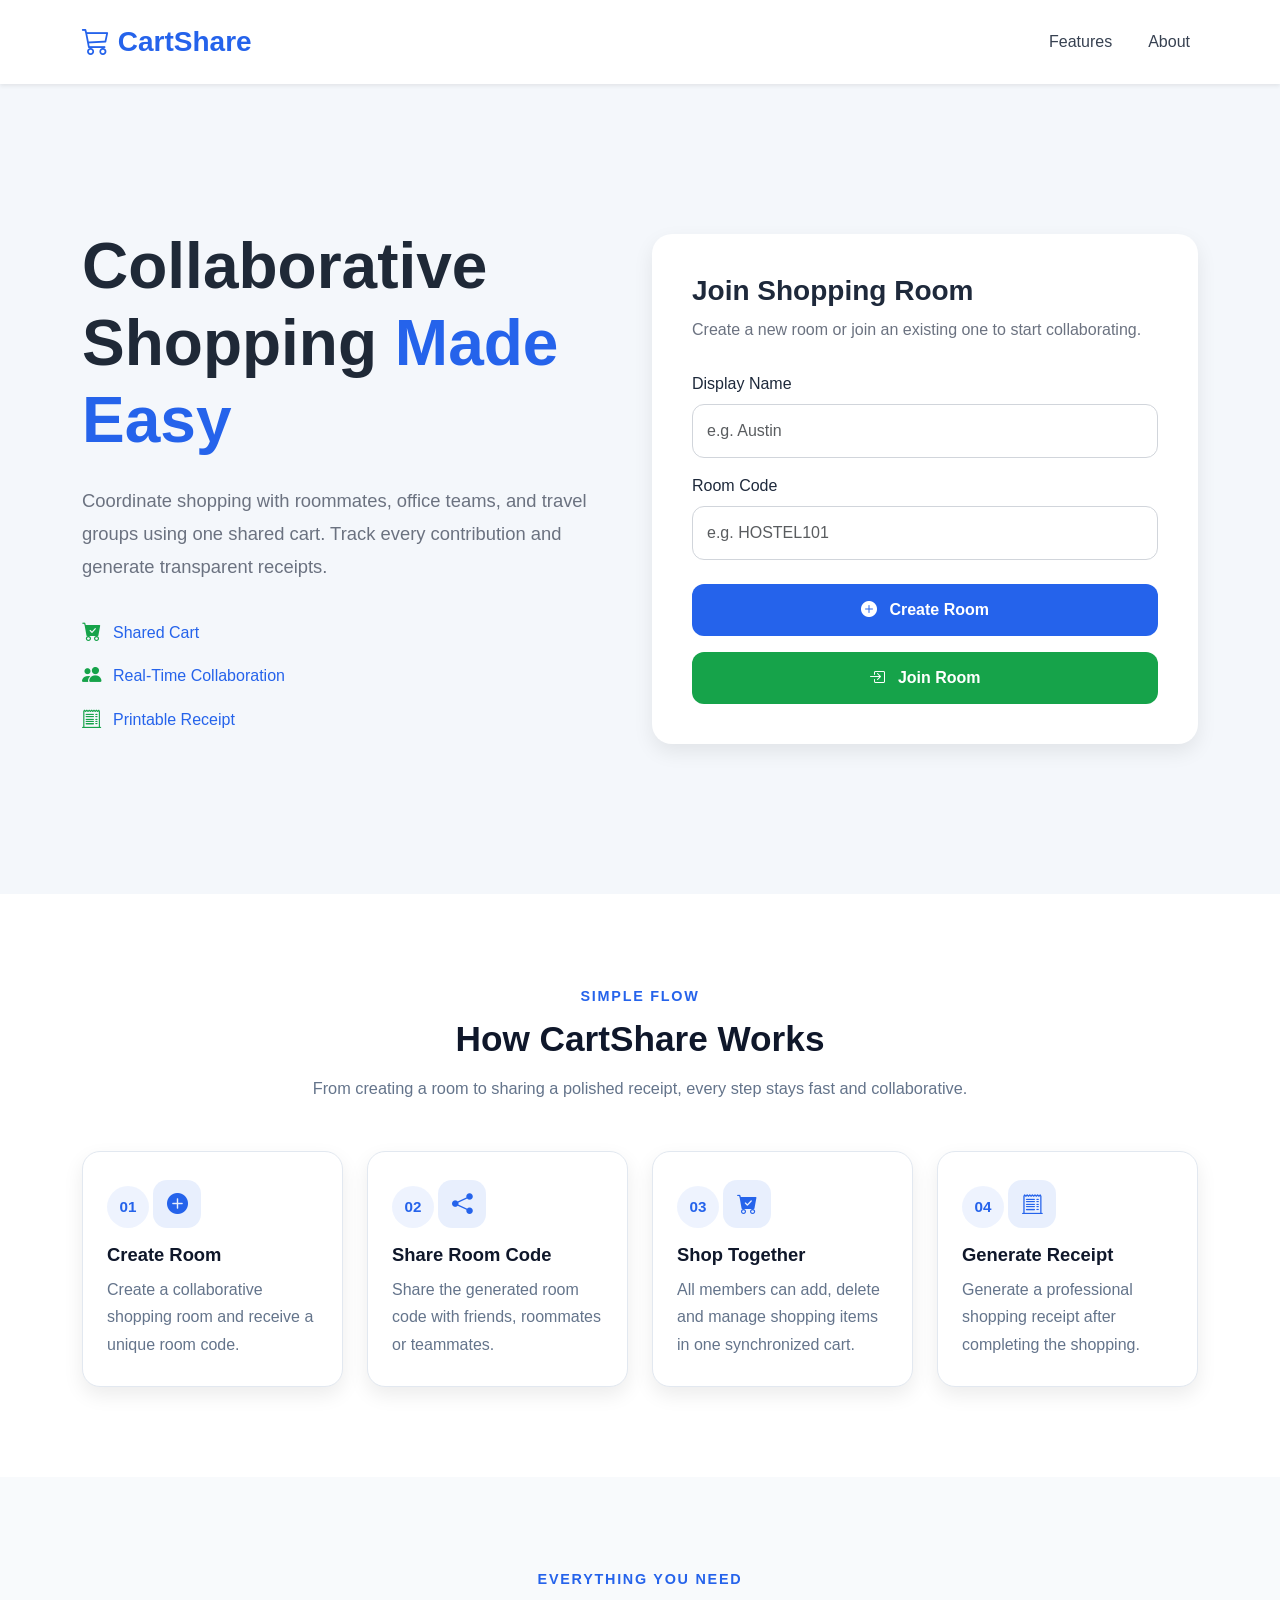
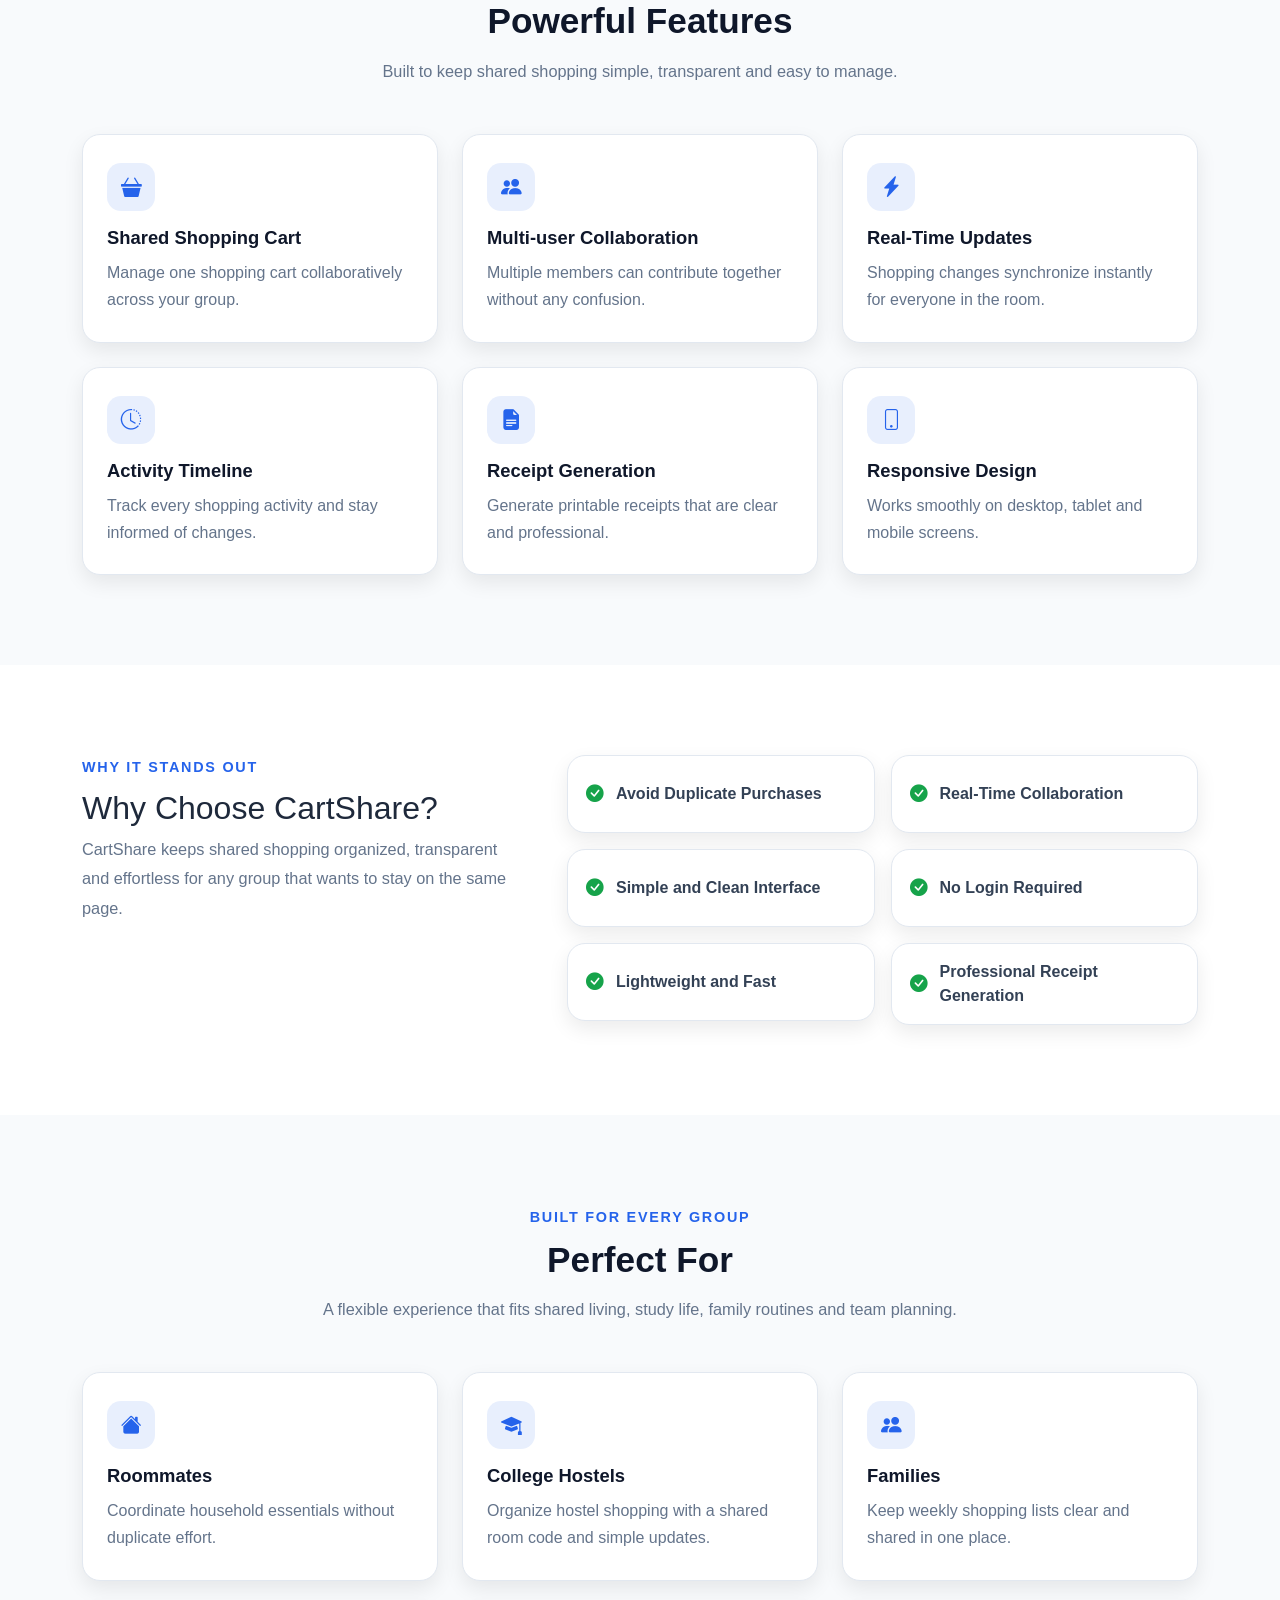
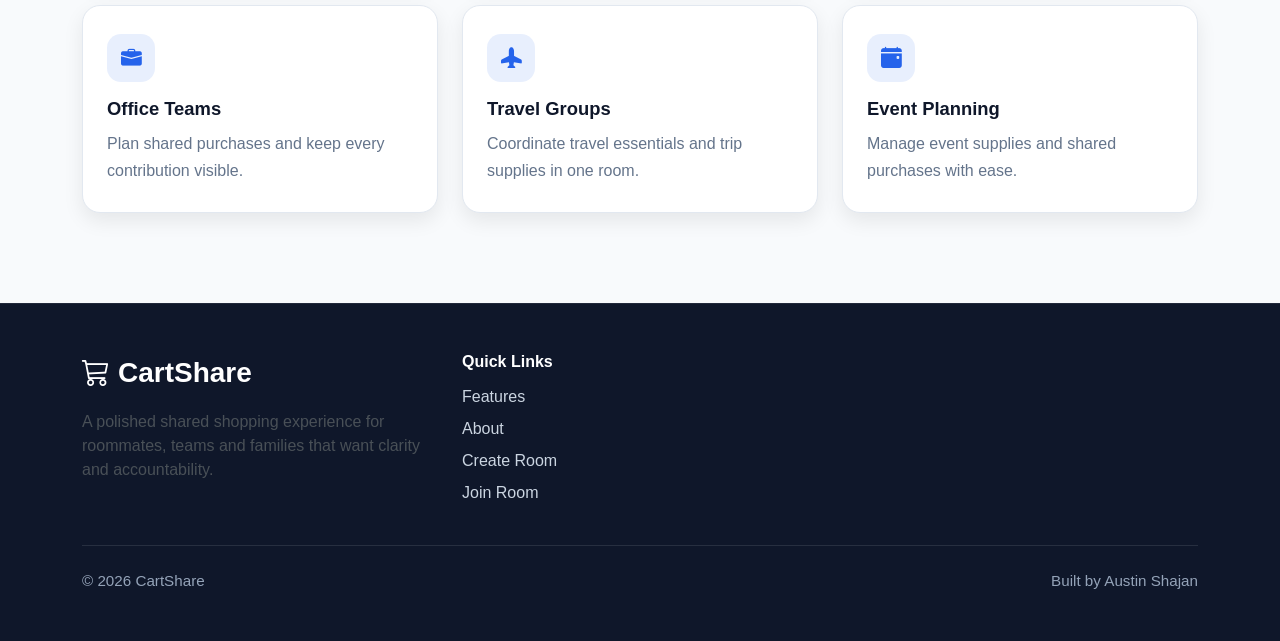
<file: index.html>
<!DOCTYPE html>
<html lang="en">

<head>
    <!-- Basic Meta Tags -->
    <meta charset="UTF-8">
    <meta name="viewport" content="width=device-width, initial-scale=1.0">

    <title>CartShare | Collaborative Shopping</title>

    <!-- Google Font - Poppins -->
    <link href="https://fonts.googleapis.com/css2?family=Poppins:wght@300;400;500;600;700&display=swap" rel="stylesheet">

    <!-- Bootstrap CSS -->
    <link href="https://cdn.jsdelivr.net/npm/bootstrap@5.3.8/dist/css/bootstrap.min.css" rel="stylesheet" integrity="sha384-sRIl4kxILFvY47J16cr9ZwB07vP4J8+LH7qKQnuqkuIAvNWLzeN8tE5YBujZqJLB" crossorigin="anonymous">

    <!-- Bootstrap Icons -->
    <link rel="stylesheet" href="https://cdn.jsdelivr.net/npm/bootstrap-icons@1.13.1/font/bootstrap-icons.min.css" integrity="sha384-CK2SzKma4jA5H/MXDUU7i1TqZlCFaD4T01vtyDFvPlD97JQyS+IsSh1nI2EFbpyk" crossorigin="anonymous">

    <link rel="icon" type="image/svg+xml" href="assets/images/icons/logo/favicon.svg">

    <!-- Custom CSS -->
    <link rel="stylesheet" href="css/style.css">
</head>

<body>

<header>
    <nav class="navbar navbar-expand-lg navbar-light bg-white shadow-sm py-3">
        <div class="container">

            <!-- Logo -->
            <a class="navbar-brand fw-bold fs-3 text-primary" href="#">
                <i class="bi bi-cart3"></i> CartShare
            </a>

            <!-- Mobile Toggle -->
            <button class="navbar-toggler" type="button" aria-label="Toggle navigation"
                data-bs-toggle="collapse"
                data-bs-target="#navbarNav">

                <span class="navbar-toggler-icon"></span>
            </button>

            <!-- Navigation Links -->
            <div class="collapse navbar-collapse justify-content-end" id="navbarNav">

                <ul class="navbar-nav">

                    <li class="nav-item">
                        <a class="nav-link" href="#">Features</a>
                    </li>

                    <li class="nav-item">
                        <a class="nav-link" href="#">About</a>
                    </li>

                </ul>

            </div>

        </div>
    </nav>
</header>

<main>

    <!-- Hero Section Starts -->
    <section class="hero-section">

        <div class="container">

            <div class="row align-items-center">

                <!-- Left Content -->
                <div class="col-lg-6 hero-content">

                    <h1>
                        Collaborative Shopping
                        <span>Made Easy</span>
                    </h1>

                    <p>
                        Coordinate shopping with roommates, office teams,
                        and travel groups using one shared cart.
                        Track every contribution and generate transparent receipts.
                    </p>
                    <div class="hero-features">

    <div class="feature-item">
        <i class="bi bi-cart-check-fill"></i>
        <span>Shared Cart</span>
    </div>

    <div class="feature-item">
        <i class="bi bi-people-fill"></i>
        <span>Real-Time Collaboration</span>
    </div>

    <div class="feature-item">
        <i class="bi bi-receipt-cutoff"></i>
        <span>Printable Receipt</span>
    </div>  

</div>

                </div>

                <!-- Right Content -->



               <div class="col-lg-6 hero-image">

    <div class="join-card">

        <h3>Join Shopping Room</h3>

        <p>
            Create a new room or join an existing one to start collaborating.
        </p>

        <form>

            <div class="mb-3">

                <label class="form-label" for="displayName">
                    Display Name
                </label>

                <input
                    type="text"
                    id="displayName"
                    class="form-control"
                    placeholder="e.g. Austin">

            </div>

            <div class="mb-4">

                <label class="form-label" for="roomCode">
                    Room Code
                </label>

                <input
                    type="text"
                    id="roomCode"
                    class="form-control"
                    placeholder="e.g. HOSTEL101">

            </div>

            <button
                type="button"
                id="createRoomBtn"
                class="btn create-room-btn w-100">

                <i class="bi bi-plus-circle-fill"></i>
                Create Room

            </button>

            <button
                type="button"
                id="joinRoomBtn"
                class="btn join-room-btn w-100 mt-3">

                <i class="bi bi-box-arrow-in-right"></i>
                Join Room

            </button>

        </form>

    </div>

</div>






            </div>
        </div>

    </section>
    <!-- Hero Section Ends -->

    <!-- How CartShare Works Section Starts -->
    <section class="landing-section section-light">
        <div class="container">
            <div class="section-heading text-center">
                <span class="section-eyebrow">Simple flow</span>
                <h2>How CartShare Works</h2>
                <p>From creating a room to sharing a polished receipt, every step stays fast and collaborative.</p>
            </div>

            <div class="row g-4">
                <div class="col-lg-3 col-md-6">
                    <div class="process-card h-100">
                        <div class="step-badge">01</div>
                        <div class="process-icon"><i class="bi bi-plus-circle-fill"></i></div>
                        <h3>Create Room</h3>
                        <p>Create a collaborative shopping room and receive a unique room code.</p>
                    </div>
                </div>

                <div class="col-lg-3 col-md-6">
                    <div class="process-card h-100">
                        <div class="step-badge">02</div>
                        <div class="process-icon"><i class="bi bi-share-fill"></i></div>
                        <h3>Share Room Code</h3>
                        <p>Share the generated room code with friends, roommates or teammates.</p>
                    </div>
                </div>

                <div class="col-lg-3 col-md-6">
                    <div class="process-card h-100">
                        <div class="step-badge">03</div>
                        <div class="process-icon"><i class="bi bi-cart-check-fill"></i></div>
                        <h3>Shop Together</h3>
                        <p>All members can add, delete and manage shopping items in one synchronized cart.</p>
                    </div>
                </div>

                <div class="col-lg-3 col-md-6">
                    <div class="process-card h-100">
                        <div class="step-badge">04</div>
                        <div class="process-icon"><i class="bi bi-receipt-cutoff"></i></div>
                        <h3>Generate Receipt</h3>
                        <p>Generate a professional shopping receipt after completing the shopping.</p>
                    </div>
                </div>
            </div>
        </div>
    </section>
    <!-- How CartShare Works Section Ends -->

    <!-- Features Section Starts -->
    <section class="landing-section section-muted">
        <div class="container">
            <div class="section-heading text-center">
                <span class="section-eyebrow">Everything you need</span>
                <h2>Powerful Features</h2>
                <p>Built to keep shared shopping simple, transparent and easy to manage.</p>
            </div>

            <div class="row g-4">
                <div class="col-md-6 col-lg-4">
                    <div class="feature-card h-100">
                        <div class="feature-icon"><i class="bi bi-basket3-fill"></i></div>
                        <h3>Shared Shopping Cart</h3>
                        <p>Manage one shopping cart collaboratively across your group.</p>
                    </div>
                </div>

                <div class="col-md-6 col-lg-4">
                    <div class="feature-card h-100">
                        <div class="feature-icon"><i class="bi bi-people-fill"></i></div>
                        <h3>Multi-user Collaboration</h3>
                        <p>Multiple members can contribute together without any confusion.</p>
                    </div>
                </div>

                <div class="col-md-6 col-lg-4">
                    <div class="feature-card h-100">
                        <div class="feature-icon"><i class="bi bi-lightning-charge-fill"></i></div>
                        <h3>Real-Time Updates</h3>
                        <p>Shopping changes synchronize instantly for everyone in the room.</p>
                    </div>
                </div>

                <div class="col-md-6 col-lg-4">
                    <div class="feature-card h-100">
                        <div class="feature-icon"><i class="bi bi-clock-history"></i></div>
                        <h3>Activity Timeline</h3>
                        <p>Track every shopping activity and stay informed of changes.</p>
                    </div>
                </div>

                <div class="col-md-6 col-lg-4">
                    <div class="feature-card h-100">
                        <div class="feature-icon"><i class="bi bi-file-earmark-text-fill"></i></div>
                        <h3>Receipt Generation</h3>
                        <p>Generate printable receipts that are clear and professional.</p>
                    </div>
                </div>

                <div class="col-md-6 col-lg-4">
                    <div class="feature-card h-100">
                        <div class="feature-icon"><i class="bi bi-phone"></i></div>
                        <h3>Responsive Design</h3>
                        <p>Works smoothly on desktop, tablet and mobile screens.</p>
                    </div>
                </div>
            </div>
        </div>
    </section>
    <!-- Features Section Ends -->

    <!-- Why Choose CartShare Section Starts -->
    <section class="landing-section section-light">
        <div class="container">
            <div class="row g-5 align-items-start">
                <div class="col-lg-5">
                    <span class="section-eyebrow">Why it stands out</span>
                    <h2>Why Choose CartShare?</h2>
                    <p class="section-copy">CartShare keeps shared shopping organized, transparent and effortless for any group that wants to stay on the same page.</p>
                </div>

                <div class="col-lg-7">
                    <div class="row g-3">
                        <div class="col-sm-6">
                            <div class="benefit-card">
                                <i class="bi bi-check-circle-fill"></i>
                                <span>Avoid Duplicate Purchases</span>
                            </div>
                        </div>
                        <div class="col-sm-6">
                            <div class="benefit-card">
                                <i class="bi bi-check-circle-fill"></i>
                                <span>Real-Time Collaboration</span>
                            </div>
                        </div>
                        <div class="col-sm-6">
                            <div class="benefit-card">
                                <i class="bi bi-check-circle-fill"></i>
                                <span>Simple and Clean Interface</span>
                            </div>
                        </div>
                        <div class="col-sm-6">
                            <div class="benefit-card">
                                <i class="bi bi-check-circle-fill"></i>
                                <span>No Login Required</span>
                            </div>
                        </div>
                        <div class="col-sm-6">
                            <div class="benefit-card">
                                <i class="bi bi-check-circle-fill"></i>
                                <span>Lightweight and Fast</span>
                            </div>
                        </div>
                        <div class="col-sm-6">
                            <div class="benefit-card">
                                <i class="bi bi-check-circle-fill"></i>
                                <span>Professional Receipt Generation</span>
                            </div>
                        </div>
                    </div>
                </div>
            </div>
        </div>
    </section>
    <!-- Why Choose CartShare Section Ends -->

    <!-- Perfect For Section Starts -->
    <section class="landing-section section-muted">
        <div class="container">
            <div class="section-heading text-center">
                <span class="section-eyebrow">Built for every group</span>
                <h2>Perfect For</h2>
                <p>A flexible experience that fits shared living, study life, family routines and team planning.</p>
            </div>

            <div class="row g-4">
                <div class="col-md-6 col-lg-4">
                    <div class="audience-card h-100">
                        <div class="feature-icon"><i class="bi bi-house-fill"></i></div>
                        <h3>Roommates</h3>
                        <p>Coordinate household essentials without duplicate effort.</p>
                    </div>
                </div>
                <div class="col-md-6 col-lg-4">
                    <div class="audience-card h-100">
                        <div class="feature-icon"><i class="bi bi-mortarboard-fill"></i></div>
                        <h3>College Hostels</h3>
                        <p>Organize hostel shopping with a shared room code and simple updates.</p>
                    </div>
                </div>
                <div class="col-md-6 col-lg-4">
                    <div class="audience-card h-100">
                        <div class="feature-icon"><i class="bi bi-people-fill"></i></div>
                        <h3>Families</h3>
                        <p>Keep weekly shopping lists clear and shared in one place.</p>
                    </div>
                </div>
                <div class="col-md-6 col-lg-4">
                    <div class="audience-card h-100">
                        <div class="feature-icon"><i class="bi bi-briefcase-fill"></i></div>
                        <h3>Office Teams</h3>
                        <p>Plan shared purchases and keep every contribution visible.</p>
                    </div>
                </div>
                <div class="col-md-6 col-lg-4">
                    <div class="audience-card h-100">
                        <div class="feature-icon"><i class="bi bi-airplane-fill"></i></div>
                        <h3>Travel Groups</h3>
                        <p>Coordinate travel essentials and trip supplies in one room.</p>
                    </div>
                </div>
                <div class="col-md-6 col-lg-4">
                    <div class="audience-card h-100">
                        <div class="feature-icon"><i class="bi bi-calendar-event-fill"></i></div>
                        <h3>Event Planning</h3>
                        <p>Manage event supplies and shared purchases with ease.</p>
                    </div>
                </div>
            </div>
        </div>
    </section>
    <!-- Perfect For Section Ends -->

</main>

<footer class="site-footer py-5">
    <div class="container">
        <div class="row g-4 align-items-start">
            <div class="col-lg-4">
                <a class="navbar-brand fw-bold fs-3 text-primary d-inline-flex align-items-center gap-2" href="#">
                    <i class="bi bi-cart3"></i> CartShare
                </a>
                <p class="mt-3 mb-0 text-light-emphasis">A polished shared shopping experience for roommates, teams and families that want clarity and accountability.</p>
            </div>

            <div class="col-lg-2 col-md-4">
                <h3 class="footer-title">Quick Links</h3>
                <ul class="list-unstyled footer-links">
                    <li><a href="#">Features</a></li>
                    <li><a href="#">About</a></li>
                    <li><a href="#">Create Room</a></li>
                    <li><a href="#">Join Room</a></li>
                </ul>
            </div>

        </div>

        <div class="footer-bottom mt-4 pt-4">
            <span>© 2026 CartShare</span>
            <span>Built by Austin Shajan</span>
        </div>
    </div>
</footer>

    <!-- Bootstrap JS -->
    <script src="https://cdn.jsdelivr.net/npm/bootstrap@5.3.8/dist/js/bootstrap.bundle.min.js" integrity="sha384-FKyoEForCGlyvwx9Hj09JcYn3nv7wiPVlz7YYwJrWVcXK/BmnVDxM+D2scQbITxI" crossorigin="anonymous"></script>

    <!-- Custom JS -->
    <script src="js/app.js"></script>

</body>

</html>
</file>
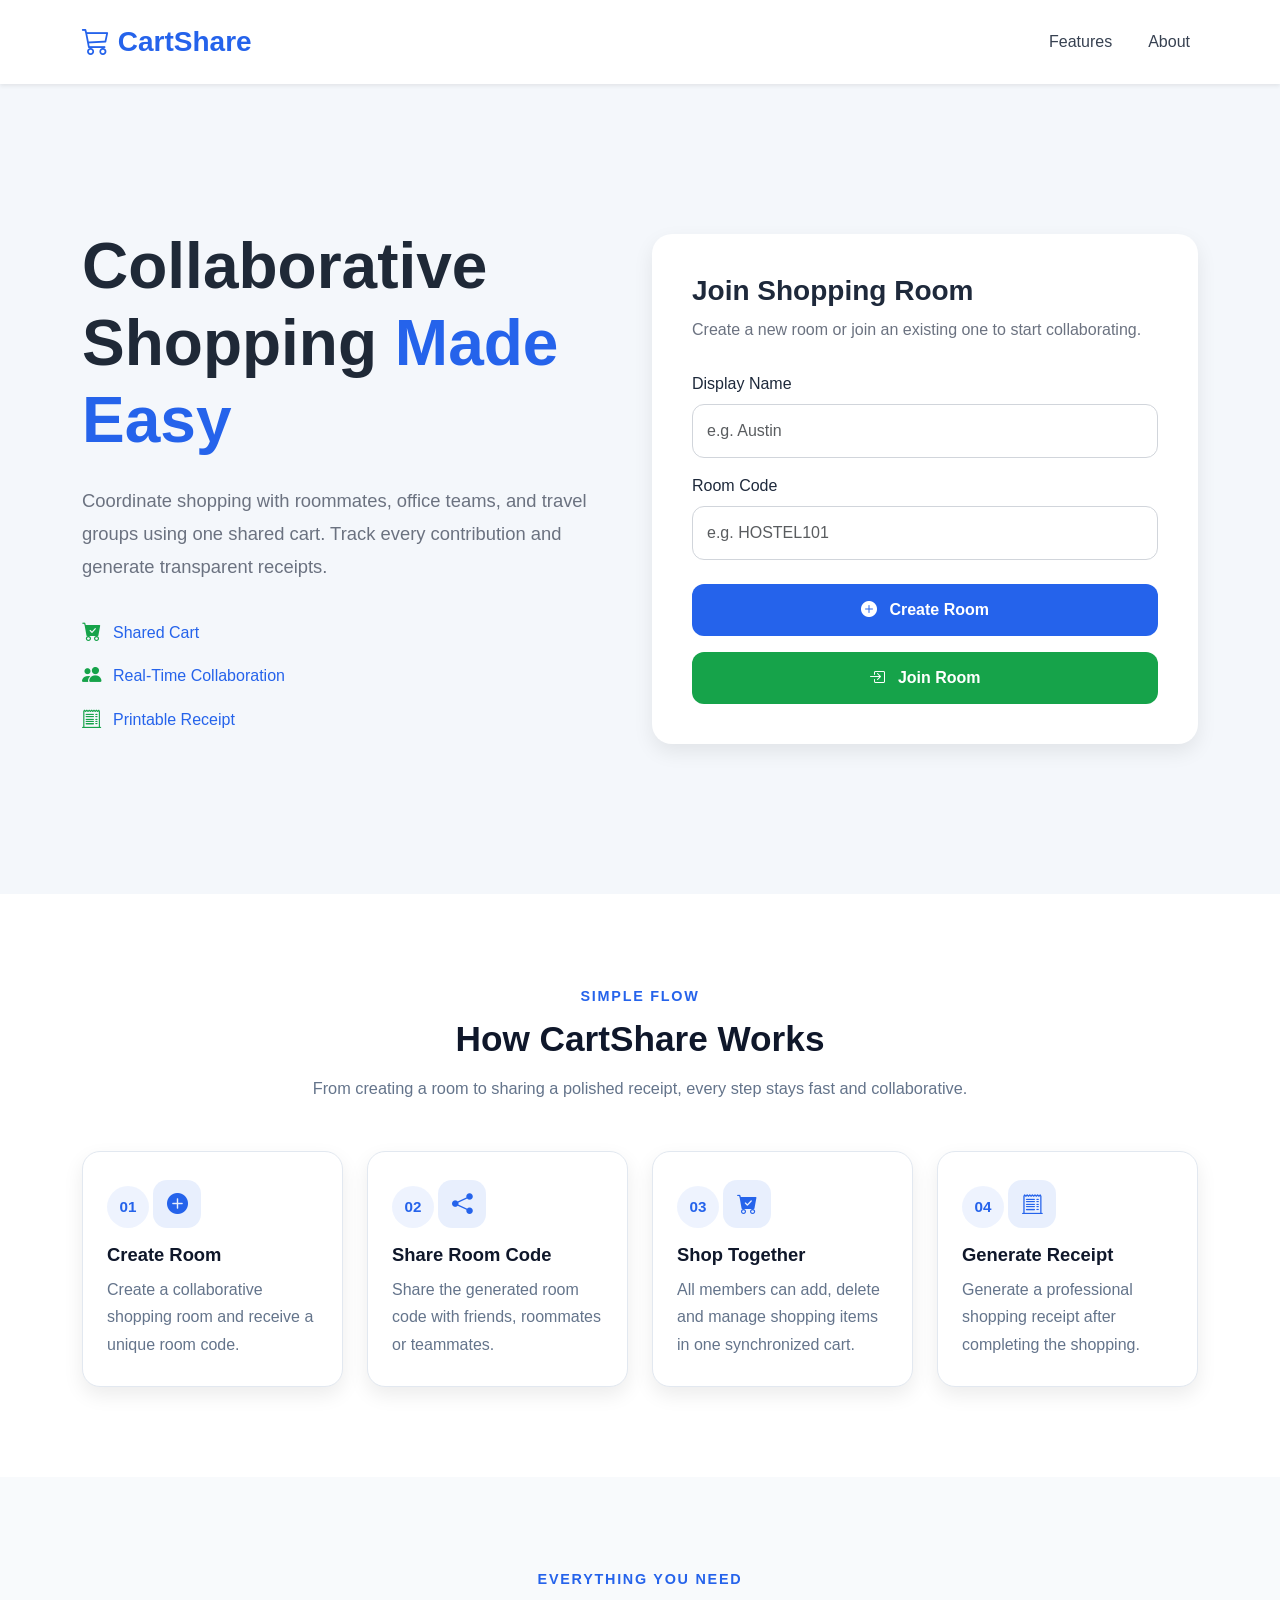
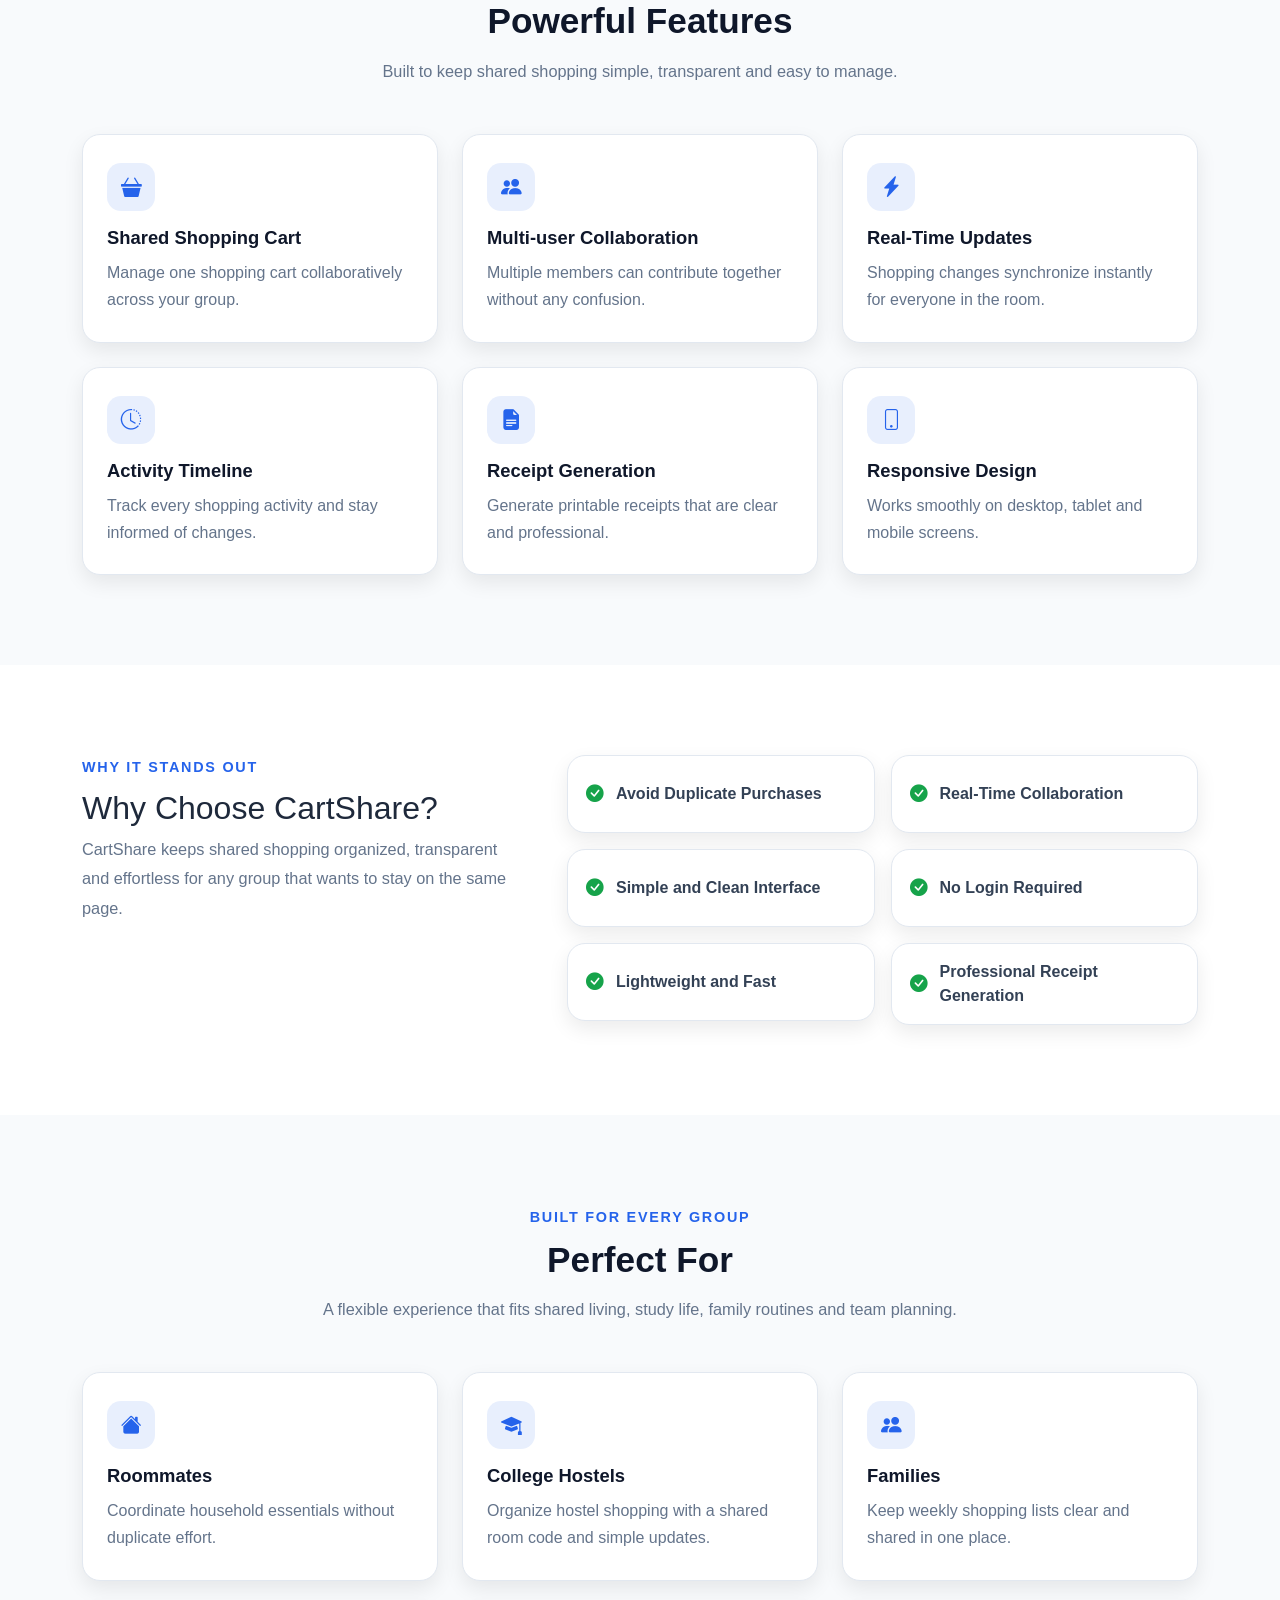
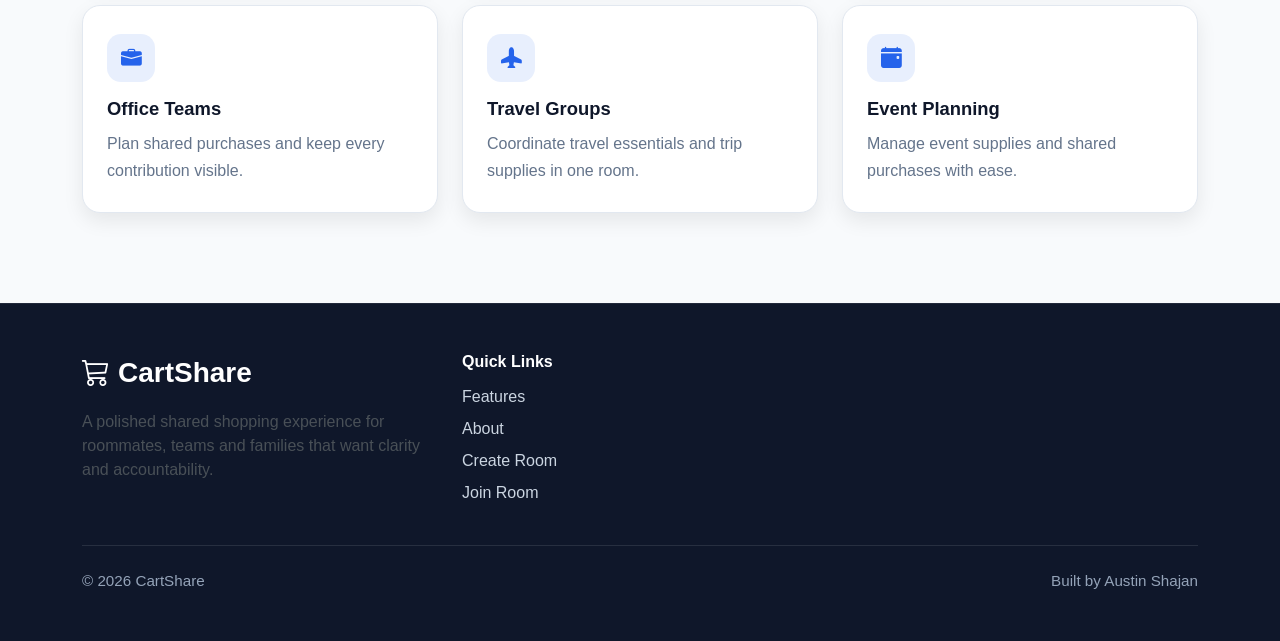
<file: pages/receipt.html>
<!DOCTYPE html>
<html lang="en">

<head>
    <meta charset="UTF-8">
    <meta name="viewport" content="width=device-width, initial-scale=1.0">

    <title>CartShare | Receipt</title>

    <link href="https://cdn.jsdelivr.net/npm/bootstrap@5.3.8/dist/css/bootstrap.min.css" rel="stylesheet" integrity="sha384-sRIl4kxILFvY47J16cr9ZwB07vP4J8+LH7qKQnuqkuIAvNWLzeN8tE5YBujZqJLB" crossorigin="anonymous">
    <link rel="stylesheet" href="https://cdn.jsdelivr.net/npm/bootstrap-icons@1.13.1/font/bootstrap-icons.min.css" integrity="sha384-CK2SzKma4jA5H/MXDUU7i1TqZlCFaD4T01vtyDFvPlD97JQyS+IsSh1nI2EFbpyk" crossorigin="anonymous">
    <link rel="icon" type="image/svg+xml" href="../assets/images/icons/logo/favicon.svg">
    <link rel="stylesheet" href="../css/receipt.css">
</head>

<body class="receipt-page">

<div class="receipt-page-shell py-4 py-lg-5">
    <div class="container">
        <div class="receipt-toolbar d-flex flex-wrap justify-content-between align-items-center gap-3 mb-4 no-print">
            <a href="room.html" class="btn btn-light action-btn">
                <i class="bi bi-arrow-left me-2"></i>Back to Room
            </a>
            <button class="btn btn-primary action-btn" id="printReceiptBtn" type="button">
                <i class="bi bi-printer me-2"></i>Print Receipt
            </button>
        </div>

        <section class="receipt-card card border-0 shadow-soft mx-auto">
            <div class="card-body p-4 p-lg-5">
                <header class="receipt-header">
                    <div class="brand-block">
                        <div class="receipt-logo">
                            <i class="bi bi-cart3"></i>
                        </div>
                        <div>
                            <p class="receipt-eyebrow mb-1">CartShare Invoice</p>
                            <h1 class="h3 fw-bold mb-1">Shared Shopping Receipt</h1>
                            <p class="text-secondary mb-0">Transparent itemized summary for every member.</p>
                        </div>
                    </div>

                    <div class="receipt-meta-grid">
                        <div class="meta-card">
                            <span class="meta-label">Room</span>
                            <strong id="receiptRoom" class="meta-value">-</strong>
                        </div>
                        <div class="meta-card">
                            <span class="meta-label">Host</span>
                            <strong id="receiptHost" class="meta-value">-</strong>
                        </div>
                        <div class="meta-card">
                            <span class="meta-label">Date</span>
                            <strong id="receiptDate" class="meta-value">-</strong>
                        </div>
                        <div class="meta-card">
                            <span class="meta-label">Members</span>
                            <strong id="totalMembers" class="meta-value">0</strong>
                        </div>
                        <div class="meta-card">
                            <span class="meta-label">Items</span>
                            <strong id="totalItems" class="meta-value">0</strong>
                        </div>
                    </div>
                </header>

                <div class="receipt-divider"></div>

                <div class="table-responsive receipt-table-wrap">
                    <table class="table receipt-table align-middle mb-0">
                        <thead>
                            <tr>
                                <th>Item Name</th>
                                <th>Added By</th>
                                <th class="text-center">Qty</th>
                                <th class="text-end">Price</th>
                                <th class="text-end">Total</th>
                            </tr>
                        </thead>
                        <tbody id="receiptItems"></tbody>
                    </table>
                </div>

                <div class="receipt-summary d-flex flex-wrap justify-content-between align-items-center gap-3 mt-4">
                    <div class="summary-copy">
                        <span class="text-secondary d-block">Grand Total</span>
                        <strong class="receipt-total" id="receiptTotal">₹0</strong>
                    </div>
                    <div class="summary-note text-secondary">
                        Item totals are calculated from the latest shared room state.
                    </div>
                </div>

                <div class="receipt-members mt-4">
                    <h2 class="h6 text-uppercase text-secondary fw-bold mb-3">Members</h2>
                    <div id="receiptMembers" class="member-chip-list"></div>
                </div>

                <footer class="receipt-footer mt-4 pt-4">
                    <p class="mb-2 fw-semibold">CartShare</p>
                    <p class="text-secondary mb-0">Thank you for using CartShare for collaborative shopping.</p>
                </footer>
            </div>
        </section>
    </div>
</div>

<script src="../js/receipt.js"></script>

</body>

</html>
</file>
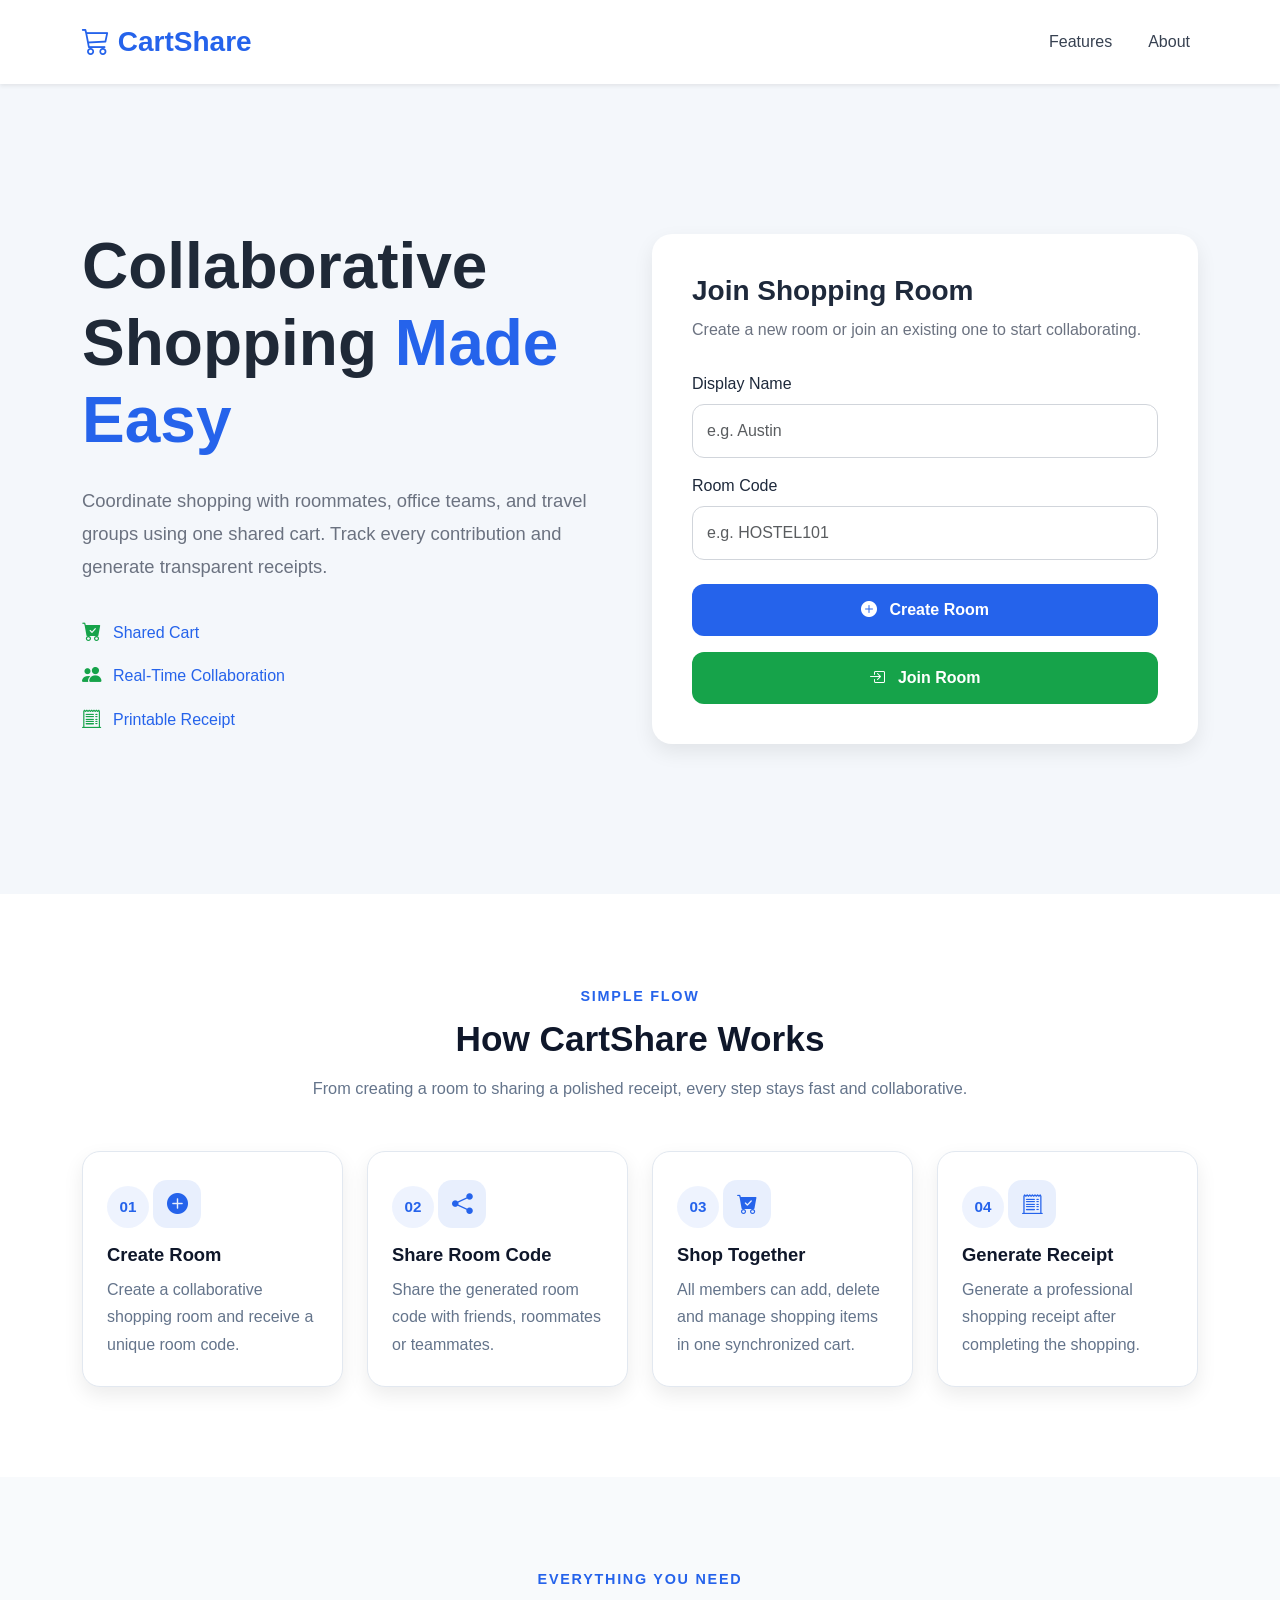
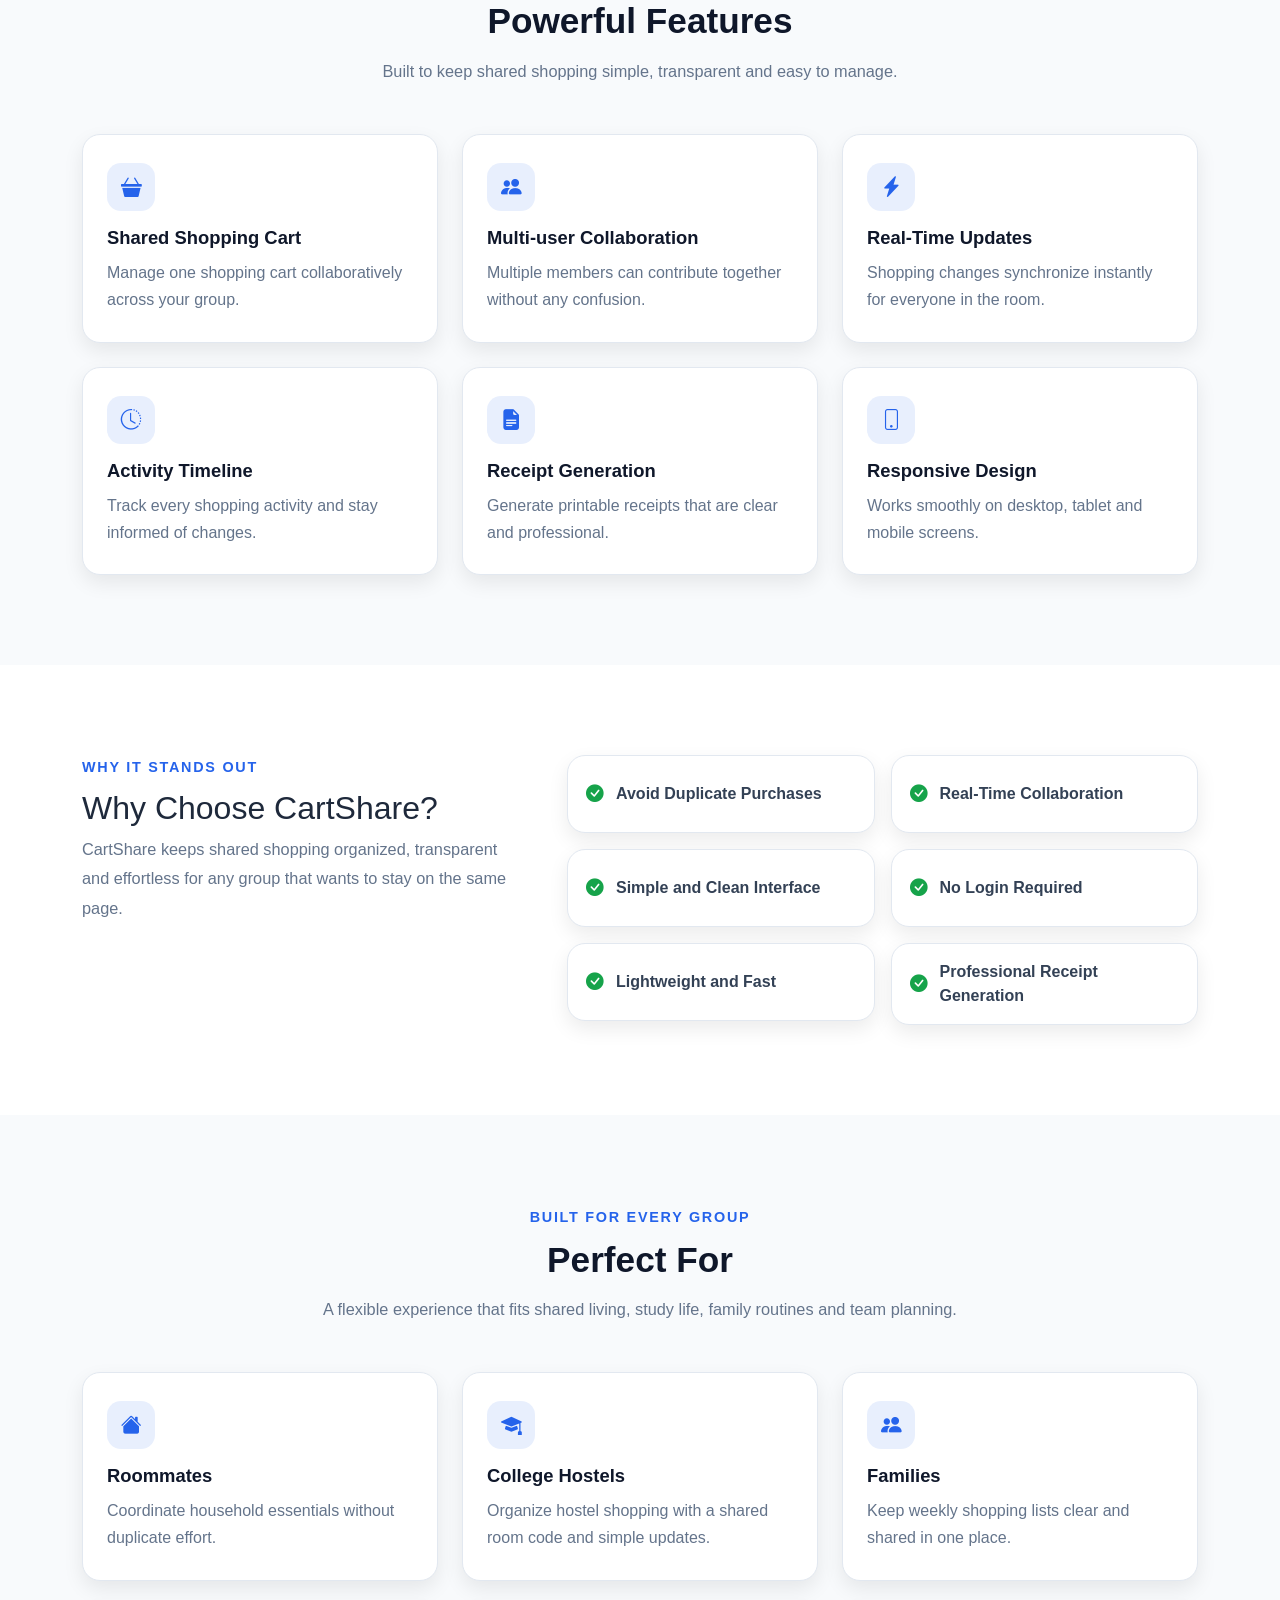
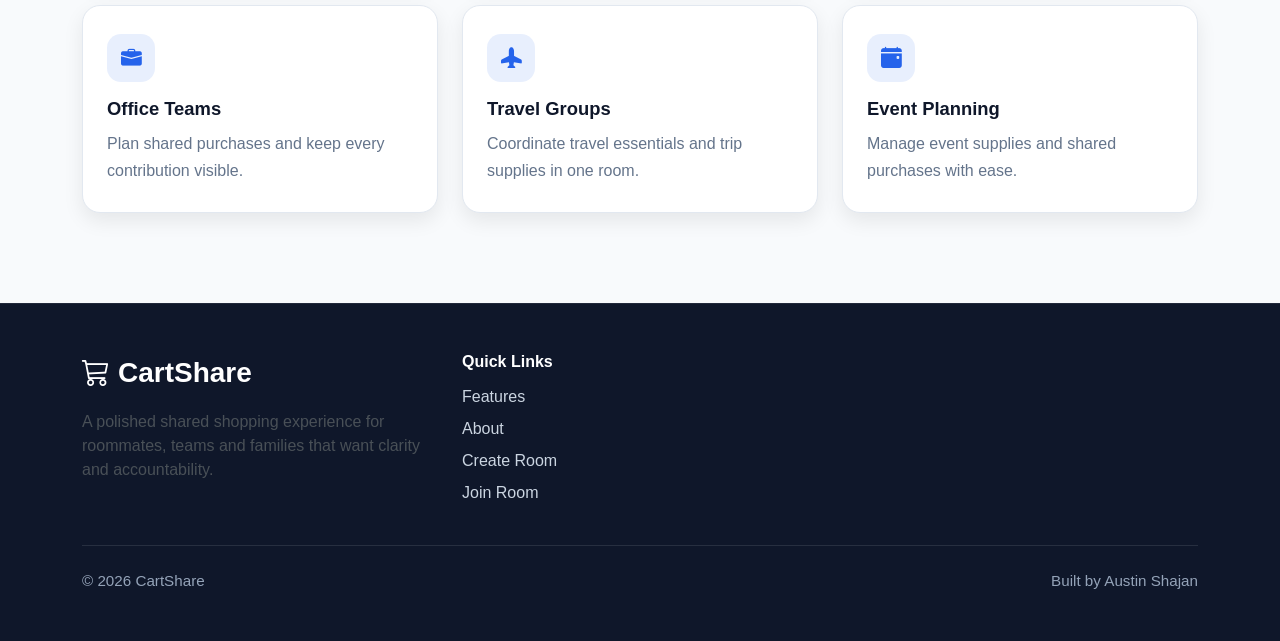
<file: pages/room.html>
<!DOCTYPE html>
<html lang="en">

<head>
    <meta charset="UTF-8">
    <meta name="viewport" content="width=device-width, initial-scale=1.0">

    <title>CartShare | Shopping Room</title>

    <!-- Google Font -->
    <link href="https://fonts.googleapis.com/css2?family=Poppins:wght@300;400;500;600;700&display=swap" rel="stylesheet">

    <!-- Bootstrap CSS -->
    <link href="https://cdn.jsdelivr.net/npm/bootstrap@5.3.8/dist/css/bootstrap.min.css" rel="stylesheet" integrity="sha384-sRIl4kxILFvY47J16cr9ZwB07vP4J8+LH7qKQnuqkuIAvNWLzeN8tE5YBujZqJLB" crossorigin="anonymous">

    <!-- Bootstrap Icons -->
    <link rel="stylesheet" href="https://cdn.jsdelivr.net/npm/bootstrap-icons@1.13.1/font/bootstrap-icons.min.css" integrity="sha384-CK2SzKma4jA5H/MXDUU7i1TqZlCFaD4T01vtyDFvPlD97JQyS+IsSh1nI2EFbpyk" crossorigin="anonymous">

    <link rel="icon" type="image/svg+xml" href="../assets/images/icons/logo/favicon.svg">

    <!-- Custom CSS -->
    <link rel="stylesheet" href="../css/room.css">
</head>

<body class="room-page">

<div class="room-shell">
    <header class="room-header">
        <div class="container py-4 py-lg-5">
            <div class="d-flex flex-wrap justify-content-between align-items-center gap-3">
                <div>
                    <div class="brand-mark mb-2">
                        <i class="bi bi-cart3"></i>
                    </div>
                    <h1 class="h3 fw-bold mb-1">CartShare</h1>
                    <p class="text-secondary mb-0">Collaborative shopping dashboard</p>
                </div>

                <div class="d-flex align-items-center gap-2">
                    <span id="connectionStatusBadge" class="status-pill status-pill-connected" aria-live="polite">
                        <i class="bi bi-wifi"></i>
                        Connected
                    </span>
                </div>
            </div>
        </div>
    </header>

    <main class="container pb-5">
        <section class="hero-panel card border-0 shadow-soft mb-4">
            <div class="card-body p-4 p-lg-5">
                <div class="row align-items-center g-4">
                    <div class="col-lg-8">
                        <span class="eyebrow">Shared shopping room</span>
                        <h2 class="display-6 fw-bold mt-2 mb-3">Manage your cart with a polished team dashboard.</h2>
                        <p class="text-secondary mb-0">
                            Track contributions, sort items, monitor live activity, and generate a professional receipt without leaving the room.
                        </p>
                    </div>
                    <div class="col-lg-4">
                        <div class="hero-metric-grid">
                            <div class="metric-chip">
                                <i class="bi bi-people-fill"></i>
                                <span id="memberCount">0 members</span>
                            </div>
                            <div class="metric-chip">
                                <i class="bi bi-cart-check-fill"></i>
                                <span id="itemCount">0 items</span>
                            </div>
                            <div class="metric-chip">
                                <i class="bi bi-currency-rupee"></i>
                                <span id="dashboardTotal">₹0</span>
                            </div>
                        </div>
                    </div>
                </div>
            </div>
        </section>

        <section class="row g-3 g-xl-4 mb-4">
            <div class="col-md-6 col-xl-3">
                <article class="stat-card stat-card-members h-100">
                    <div class="stat-icon"><i class="bi bi-people-fill"></i></div>
                    <div>
                        <p class="stat-label mb-1">Members</p>
                        <h3 id="memberCountCard" class="stat-value mb-0">0</h3>
                    </div>
                </article>
            </div>
            <div class="col-md-6 col-xl-3">
                <article class="stat-card stat-card-items h-100">
                    <div class="stat-icon"><i class="bi bi-bag-check-fill"></i></div>
                    <div>
                        <p class="stat-label mb-1">Items</p>
                        <h3 id="itemCountCard" class="stat-value mb-0">0</h3>
                    </div>
                </article>
            </div>
            <div class="col-md-6 col-xl-3">
                <article class="stat-card stat-card-total h-100">
                    <div class="stat-icon"><i class="bi bi-cash-coin"></i></div>
                    <div>
                        <p class="stat-label mb-1">Grand Total</p>
                        <h3 id="dashboardTotalCard" class="stat-value mb-0">₹0</h3>
                    </div>
                </article>
            </div>
            <div class="col-md-6 col-xl-3">
                <article class="stat-card stat-card-status h-100">
                    <div class="stat-icon"><i class="bi bi-cloud-check-fill"></i></div>
                    <div>
                        <p class="stat-label mb-1">Connected Status</p>
                        <h3 id="connectionStatusText" class="stat-value mb-0">Connected</h3>
                    </div>
                </article>
            </div>
        </section>

        <section class="row g-4 mb-4">
            <div class="col-lg-4">
                <article class="card panel-card h-100 border-0 shadow-soft">
                    <div class="card-body p-4">
                        <div class="d-flex justify-content-between align-items-start gap-3 mb-4">
                            <div>
                                <span class="eyebrow">Room details</span>
                                <h3 class="h4 fw-bold mb-0 mt-2">Room Information</h3>
                            </div>
                            <button id="copyRoomCodeBtn" class="btn btn-sm btn-outline-primary copy-btn" type="button" title="Copy room code">
                                <i class="bi bi-clipboard-plus me-1"></i>
                                Copy Code
                            </button>
                        </div>

                        <div class="info-stack">
                            <div class="info-row">
                                <span class="info-label">Room Name</span>
                                <strong id="roomTitle" class="info-value">Shopping Room</strong>
                            </div>
                            <div class="info-row">
                                <span class="info-label">Room Code</span>
                                <strong id="roomCodeDisplay" class="info-value">-</strong>
                            </div>
                            <div class="info-row">
                                <span class="info-label">Host</span>
                                <strong id="hostDisplay" class="info-value">-</strong>
                            </div>
                            <div class="info-row">
                                <span class="info-label">Member Count</span>
                                <strong id="roomMemberCount" class="info-value">0</strong>
                            </div>
                            <div class="info-row">
                                <span class="info-label">Item Count</span>
                                <strong id="roomItemCount" class="info-value">0</strong>
                            </div>
                            <div class="info-row align-items-center">
                                <span class="info-label">Connection Status</span>
                                <strong id="roomConnectionStatus" class="info-badge info-badge-connected">Connected</strong>
                            </div>
                        </div>
                    </div>
                </article>
            </div>

            <div class="col-lg-8">
                <article class="card panel-card border-0 shadow-soft h-100">
                    <div class="card-body p-4">
                        <div class="d-flex flex-wrap justify-content-between align-items-center gap-3 mb-4">
                            <div>
                                <span class="eyebrow">Team</span>
                                <h3 class="h4 fw-bold mb-0 mt-2">Members</h3>
                            </div>
                            <span class="badge rounded-pill text-bg-light border text-secondary px-3 py-2">
                                <i class="bi bi-people-fill me-1 text-primary"></i>
                                Live list
                            </span>
                        </div>

                        <ul id="memberList" class="member-list list-unstyled mb-0"></ul>
                    </div>
                </article>
            </div>
        </section>

        <section class="row g-4 mb-4">
            <div class="col-lg-12">
                <article class="card panel-card border-0 shadow-soft">
                    <div class="card-body p-4 p-lg-5">
                        <div class="d-flex flex-wrap justify-content-between align-items-center gap-3 mb-4">
                            <div>
                                <span class="eyebrow">Add items</span>
                                <h3 class="h4 fw-bold mb-0 mt-2">Shopping Cart Controls</h3>
                            </div>
                            <div class="controls-hint text-secondary">Newest items stay on top</div>
                        </div>

                        <div class="row g-3 align-items-end">
                            <div class="col-12 col-md-4 col-xl-4">
                                <label for="itemName" class="form-label">Item Name</label>
                                <input type="text" id="itemName" class="form-control control-input" placeholder="e.g. Milk" aria-label="Item name">
                            </div>
                            <div class="col-6 col-md-2 col-xl-2">
                                <label for="itemQuantity" class="form-label">Quantity</label>
                                <input type="number" id="itemQuantity" class="form-control control-input" placeholder="1" min="1" aria-label="Quantity">
                            </div>
                            <div class="col-6 col-md-2 col-xl-2">
                                <label for="itemPrice" class="form-label">Price</label>
                                <input type="number" id="itemPrice" class="form-control control-input" placeholder="0" min="1" step="0.01" aria-label="Price">
                            </div>
                            <div class="col-12 col-md-4 col-xl-4 d-grid">
                                <button id="addItemBtn" class="btn btn-primary action-btn action-btn-primary" type="button" title="Add item" aria-label="Add shopping item">
                                    <span class="btn-label"><i class="bi bi-plus-lg me-2"></i>Add Item</span>
                                    <span class="btn-loading d-none" aria-hidden="true">
                                        <span class="spinner-border spinner-border-sm me-2"></span>
                                        Adding...
                                    </span>
                                </button>
                            </div>
                        </div>
                    </div>
                </article>
            </div>
        </section>

        <section class="row g-4">
            <div class="col-xl-8">
                <article class="card panel-card border-0 shadow-soft">
                    <div class="card-body p-4 p-lg-5">
                        <div class="d-flex flex-wrap justify-content-between align-items-center gap-3 mb-4">
                            <div>
                                <span class="eyebrow">Cart</span>
                                <h3 class="h4 fw-bold mb-0 mt-2">Shopping Cart</h3>
                            </div>
                            <div class="d-flex flex-wrap gap-2 align-items-center">
                                <span class="badge rounded-pill text-bg-light border text-secondary px-3 py-2">
                                    Shared cart
                                </span>
                                <button id="emptyCartBtn" class="btn btn-outline-danger action-btn" type="button" title="Empty cart">
                                    <i class="bi bi-trash3-fill me-2"></i>Empty Cart
                                </button>
                                <button id="receiptBtn" class="btn btn-success action-btn" type="button" title="View receipt" aria-label="View receipt">
                                    <i class="bi bi-receipt-cutoff me-2"></i>Receipt
                                </button>
                            </div>
                        </div>

                        <div class="row g-3 align-items-end mb-4">
                            <div class="col-12 col-lg-7">
                                <label for="itemSearch" class="form-label">Search Item</label>
                                <div class="input-group search-group">
                                    <span class="input-group-text"><i class="bi bi-search"></i></span>
                                    <input id="itemSearch" type="search" class="form-control control-input" placeholder="Search by item or added by..." aria-label="Search shopping items">
                                </div>
                            </div>
                            <div class="col-12 col-lg-5">
                                <label for="sortItemsSelect" class="form-label">Sort By</label>
                                <select id="sortItemsSelect" class="form-select control-input" aria-label="Sort shopping items">
                                    <option value="newest" selected>Newest</option>
                                    <option value="oldest">Oldest</option>
                                    <option value="name">Name</option>
                                    <option value="price">Price</option>
                                    <option value="quantity">Quantity</option>
                                </select>
                            </div>
                        </div>

                        <div class="table-responsive cart-table-wrap">
                            <table class="table cart-table align-middle mb-0">
                                <thead>
                                    <tr>
                                        <th>Item Name</th>
                                        <th>Added By</th>
                                        <th>Added Time</th>
                                        <th class="text-center">Quantity</th>
                                        <th class="text-end">Price</th>
                                        <th class="text-end">Total</th>
                                        <th class="text-center">Action</th>
                                    </tr>
                                </thead>
                                <tbody id="cartItems"></tbody>
                            </table>
                        </div>

                        <div class="d-flex flex-wrap justify-content-between align-items-center gap-3 mt-4">
                            <div class="cart-summary">
                                <span class="text-secondary d-block">Grand Total</span>
                                <strong class="grand-total">₹<span id="grandTotal">0</span></strong>
                            </div>
                            <div class="text-secondary small">Items are shown in the selected sort order with the newest entry first by default.</div>
                        </div>
                    </div>
                </article>
            </div>

            <div class="col-xl-4">
                <article class="card panel-card border-0 shadow-soft h-100">
                    <div class="card-body p-4 p-lg-5 d-flex flex-column">
                        <div class="d-flex justify-content-between align-items-center gap-3 mb-4">
                            <div>
                                <span class="eyebrow">Timeline</span>
                                <h3 class="h4 fw-bold mb-0 mt-2">Activity</h3>
                            </div>
                            <span class="badge rounded-pill text-bg-light border text-secondary px-3 py-2">
                                <i class="bi bi-lightning-charge-fill me-1 text-warning"></i>Live
                            </span>
                        </div>

                        <div id="activityLog" class="activity-feed flex-grow-1"></div>
                    </div>
                </article>
            </div>
        </section>

        <footer class="room-footer text-center text-secondary small mt-4 py-3">
            <span>CartShare v1.2.0</span>
            <span class="mx-2">•</span>
            <span>Built for collaborative shopping</span>
        </footer>
    </main>
</div>

<div class="modal fade" id="emptyCartModal" tabindex="-1" aria-labelledby="emptyCartModalLabel" aria-hidden="true">
    <div class="modal-dialog modal-dialog-centered">
        <div class="modal-content border-0 shadow-soft">
            <div class="modal-header modal-header-danger">
                <h5 class="modal-title" id="emptyCartModalLabel">
                    <i class="bi bi-trash3-fill me-2"></i>
                    Empty Shopping Cart
                </h5>
                <button type="button" class="btn-close btn-close-white" data-bs-dismiss="modal" aria-label="Close"></button>
            </div>
            <div class="modal-body">
                <p class="mb-2">Are you sure you want to empty the cart?</p>
                <small class="text-secondary">This action cannot be undone.</small>
            </div>
            <div class="modal-footer">
                <button class="btn btn-light" data-bs-dismiss="modal" type="button">Cancel</button>
                <button id="confirmEmptyCartBtn" class="btn btn-danger" type="button">Empty Cart</button>
            </div>
        </div>
    </div>
</div>

<div class="toast-container position-fixed bottom-0 end-0 p-3 p-md-4">
    <output id="liveToast" class="toast align-items-center text-bg-primary border-0" aria-live="polite" aria-atomic="true">
        <div class="d-flex">
            <div class="toast-body" id="toastMessage">Notification</div>
            <button type="button" class="btn-close btn-close-white me-2 m-auto" data-bs-dismiss="toast" aria-label="Close"></button>
        </div>
    </output>
</div>

<script src="https://cdn.jsdelivr.net/npm/bootstrap@5.3.8/dist/js/bootstrap.bundle.min.js" integrity="sha384-FKyoEForCGlyvwx9Hj09JcYn3nv7wiPVlz7YYwJrWVcXK/BmnVDxM+D2scQbITxI" crossorigin="anonymous"></script>
<script src="../js/room.js"></script>

</body>

</html>
</file>
<file: css/style.css>
:root {
    --primary: #2563eb;
    --primary-dark: #1d4ed8;
    --success: #16a34a;
    --danger: #dc2626;
    --warning: #f59e0b;

    --background: #f4f7fb;
    --card-bg: #ffffff;

    --text-dark: #1e293b;
    --text-light: #64748b;

    --border: #e2e8f0;

    --shadow: 0 8px 20px rgba(0,0,0,.08);
    --shadow-hover: 0 18px 40px rgba(0,0,0,.12);
}

/* ===========================
   GLOBAL RESET
=========================== */

*{
    margin:0;
    padding:0;
    box-sizing:border-box;
}

html{
    scroll-behavior:smooth;
}

body{
    background:var(--background);
    color:var(--text-dark);
    font-family:"Segoe UI",sans-serif;
    overflow-x:hidden;
}

/* ===========================
   NAVBAR
=========================== */

.navbar{
    background:#ffffff;
    padding:18px 0;
    box-shadow:0 2px 15px rgba(0,0,0,.05);
}

.navbar-brand{
    font-size:2rem;
    font-weight:700;
    color:var(--primary) !important;
}

.nav-link{
    color:#374151;
    margin-left:20px;
    font-weight:500;
    transition:.3s;
}

.nav-link:hover{
    color:var(--primary);
}

/* ===========================
   HERO SECTION
=========================== */

.hero-section{
    min-height:90vh;
    display:flex;
    align-items:center;
}

.hero-content h1{
    font-size:4rem;
    font-weight:700;
    line-height:1.2;
    color:#1F2937;
}

.hero-content span{
    color:var(--primary);
}

.hero-content p{
    margin-top:25px;
    font-size:1.15rem;
    line-height:1.8;
    color:#6B7280;
    max-width:550px;
}

/* ===========================
   CARD
=========================== */

.join-card{

    background:var(--card-bg);

    padding:40px;

    border-radius:20px;

    box-shadow:var(--shadow);

    transition:.35s;

}

.join-card:hover{

    transform:translateY(-6px);

    box-shadow:var(--shadow-hover);

}

.join-card h3{

    font-weight:700;

    margin-bottom:10px;

}

.join-card p{

    color:#6B7280;

    margin-bottom:30px;

}

/* ===========================
   INPUTS
=========================== */

.form-control{

    padding:14px;

    border-radius:12px;

    border:1px solid #D1D5DB;

    transition:.3s;

}

.form-control:focus{

    border-color:var(--primary);

    box-shadow:0 0 0 4px rgba(37,99,235,.12);

}

/* ===========================
   BUTTONS
=========================== */

.btn{

    border-radius:12px;

    font-weight:600;

    transition:.3s;

}

.btn:hover{

    transform:translateY(-2px);

}

.create-room-btn{

    width:100%;

    background:var(--primary) !important;

    color:white !important;

    padding:14px 18px;

    border:none;

    border-radius:12px;

    font-weight:600;

    transition:.3s;

}

.create-room-btn:hover{

    background:var(--primary-dark) !important;

    transform:translateY(-3px);

    box-shadow:0 12px 28px rgba(37,99,235,.30);

}

.join-room-btn{

    width:100%;

    background:var(--success) !important;

    color:white !important;

    padding:14px 18px;

    border:none;

    border-radius:12px;

    font-weight:600;

    transition:.3s;

}

.join-room-btn:hover{

    background:#15803d !important;

    transform:translateY(-3px);

    box-shadow:0 12px 28px rgba(22,163,74,.30);

}

.create-room-btn i,
.join-room-btn i{

    margin-right:8px;

}

/* ===========================
   HERO FEATURES
=========================== */

.hero-features{

    margin-top:35px;

}

.feature-item{

    display:flex;

    align-items:center;

    gap:12px;

    margin-bottom:15px;

    font-size:1rem;

    font-weight:500;

    color:#374151;

}

.feature-item i{

    color:var(--success);

    font-size:1.2rem;

}

/* ===========================
   TABLE
=========================== */

.table{

    background:white;

    border-radius:15px;

    overflow:hidden;

    box-shadow:var(--shadow);

}

.table thead{

    background:var(--primary);

    color:white;

}

.table th{

    border:none;

    padding:16px;

}

.table td{

    vertical-align:middle;

    padding:15px;

}

.table tbody tr{

    transition:.25s;

}

.table tbody tr:hover{

    background:#F8FAFC;

}

/* ===========================
   LIST GROUP
=========================== */

.list-group-item{

    border:none;

    border-bottom:1px solid var(--border);

    padding:14px;

}

.list-group-item:last-child{

    border-bottom:none;

}

/* ===========================
   BADGES
=========================== */

.badge{

    border-radius:50px;

    padding:8px 14px;

}

/* ===========================
   SHADOW UTILITIES
=========================== */

.shadow-card{

    box-shadow:var(--shadow);

    border-radius:16px;

}

/* ===========================
   ANIMATIONS
=========================== */

button,
.card,
.table,
.list-group-item{

    transition:.3s;

}
/* ===========================
   LANDING PAGE SECTIONS
=========================== */

.landing-section{
    padding:90px 0;
}

.section-light{
    background:var(--card-bg);
}

.section-muted{
    background:#f8fafc;
}

.section-heading{
    max-width:720px;
    margin:0 auto 48px;
}

.section-eyebrow{
    display:inline-block;
    margin-bottom:10px;
    color:var(--primary);
    font-weight:700;
    font-size:.9rem;
    letter-spacing:.12em;
    text-transform:uppercase;
}

.section-heading h2,
.section-copy h2{
    font-size:2.2rem;
    font-weight:700;
    margin-bottom:14px;
    color:#0f172a;
}

.section-heading p,
.section-copy{
    color:#64748b;
    font-size:1.02rem;
    line-height:1.8;
}

.process-card,
.feature-card,
.audience-card,
.benefit-card{
    background:var(--card-bg);
    border:1px solid var(--border);
    border-radius:18px;
    box-shadow:var(--shadow);
    transition:.3s ease;
}

.process-card:hover,
.feature-card:hover,
.audience-card:hover{
    transform:translateY(-6px);
    box-shadow:var(--shadow-hover);
}

.process-card{
    padding:28px 24px;
    position:relative;
}

.step-badge{
    display:inline-flex;
    align-items:center;
    justify-content:center;
    width:42px;
    height:42px;
    margin-bottom:16px;
    border-radius:50%;
    background:rgba(37,99,235,.08);
    color:var(--primary);
    font-weight:700;
    font-size:.95rem;
}

.process-icon,
.feature-icon{
    display:inline-flex;
    align-items:center;
    justify-content:center;
    width:48px;
    height:48px;
    margin-bottom:16px;
    border-radius:14px;
    background:rgba(37,99,235,.1);
    color:var(--primary);
    font-size:1.3rem;
}

.process-card h3,
.feature-card h3,
.audience-card h3{
    font-size:1.15rem;
    font-weight:700;
    margin-bottom:10px;
    color:#0f172a;
}

.process-card p,
.feature-card p,
.audience-card p{
    color:#64748b;
    margin-bottom:0;
    line-height:1.7;
}

.feature-card,
.audience-card{
    padding:28px 24px;
}

.benefit-card{
    display:flex;
    align-items:center;
    gap:12px;
    padding:16px 18px;
    min-height:78px;
}

.benefit-card i{
    color:var(--success);
    font-size:1.1rem;
}

.benefit-card span{
    font-weight:600;
    color:#334155;
}

.site-footer{
    background:#0f172a;
    color:#f8fafc;
    border-top:1px solid rgba(255,255,255,.08);
}

.site-footer .navbar-brand{
    color:#ffffff !important;
}

.footer-title{
    font-size:1rem;
    font-weight:700;
    color:#ffffff;
    margin-bottom:14px;
}

.footer-links li,
.footer-links a{
    color:#cbd5e1;
    margin-bottom:8px;
    text-decoration:none;
}

.footer-links a:hover{
    color:var(--primary);
}

.footer-bottom{
    border-top:1px solid rgba(255,255,255,.1);
    display:flex;
    flex-wrap:wrap;
    justify-content:space-between;
    gap:12px;
    color:#94a3b8;
    font-size:.95rem;
}
/* ===========================
   RESPONSIVE
=========================== */

@media(max-width:992px){

.hero-content{

    text-align:center;

    margin-bottom:40px;

}

.hero-content h1{

    font-size:3rem;

}

.hero-content p{

    margin:auto;

    margin-top:20px;

}

.hero-features{

    justify-content:center;

}

}

@media(max-width:768px){

.hero-section{

    padding:40px 0;

}

.hero-content h1{

    font-size:2.3rem;

}

.join-card{

    padding:30px;

}

.navbar-brand{

    font-size:1.6rem;

}

/* ===========================
   FOOTER
=========================== */

.site-footer{

    border-top:1px solid rgba(226,232,240,.8);

    background:rgba(255,255,255,.7);

}

/* ===========================
   ACCESSIBILITY
=========================== */

.nav-link:focus-visible,
.btn:focus-visible,
.form-control:focus-visible{

    outline:none;

    box-shadow:0 0 0 4px rgba(37,99,235,.16);

}

}


/* ==========================================
   Welcome Banner
========================================== */

.welcome-card{

background:linear-gradient(135deg,#0d6efd,#4f8cff);

color:white;

border-radius:18px;

transition:.4s;

}

.welcome-card:hover{

transform:translateY(-4px);

box-shadow:0 18px 40px rgba(0,0,0,.18);

}

/* ==========================================
   Dashboard Cards
========================================== */

.stats-card{

border:none;

border-radius:18px;

transition:.35s;

cursor:pointer;

}

.stats-card:hover{

transform:translateY(-8px);

box-shadow:0 18px 35px rgba(0,0,0,.15);

}

.stats-card h2{

font-weight:700;

}
</file>
<file: css/receipt.css>
:root {
    --bg: #eef4fb;
    --surface: #ffffff;
    --text: #102033;
    --muted: #64748b;
    --border: rgba(148, 163, 184, 0.2);
    --shadow: 0 18px 48px rgba(15, 23, 42, 0.12);
    --primary: #2563eb;
    --success: #16a34a;
    --card-radius: 24px;
}

* {
    box-sizing: border-box;
}

body.receipt-page {
    margin: 0;
    min-height: 100vh;
    font-family: "Poppins", "Segoe UI", sans-serif;
    color: var(--text);
    background:
        radial-gradient(circle at top left, rgba(37, 99, 235, 0.12), transparent 24%),
        linear-gradient(180deg, #f8fbff 0%, var(--bg) 100%);
}

.receipt-page-shell {
    min-height: 100vh;
}

.receipt-card {
    max-width: 1120px;
    border-radius: var(--card-radius);
    background: rgba(255, 255, 255, 0.92);
    -webkit-backdrop-filter: blur(16px);
    backdrop-filter: blur(16px);
    box-shadow: var(--shadow);
    overflow: hidden;
}

.receipt-toolbar .action-btn {
    border-radius: 14px;
    font-weight: 600;
    transition: transform 180ms ease, box-shadow 180ms ease;
}

.receipt-toolbar .action-btn:hover {
    transform: translateY(-2px);
    box-shadow: 0 12px 24px rgba(15, 23, 42, 0.1);
}

.receipt-header {
    display: grid;
    gap: 1.5rem;
}

.brand-block {
    display: flex;
    align-items: center;
    gap: 1rem;
}

.receipt-logo {
    width: 64px;
    height: 64px;
    display: inline-flex;
    align-items: center;
    justify-content: center;
    border-radius: 20px;
    color: #fff;
    font-size: 1.55rem;
    background: linear-gradient(135deg, #1d4ed8, #166534);
    box-shadow: 0 14px 30px rgba(37, 99, 235, 0.24);
}

.receipt-eyebrow {
    color: var(--primary);
    font-size: 0.78rem;
    font-weight: 700;
    letter-spacing: 0.08em;
    text-transform: uppercase;
}

.receipt-meta-grid {
    display: grid;
    grid-template-columns: repeat(2, minmax(0, 1fr));
    gap: 0.8rem;
}

.meta-card {
    padding: 0.95rem 1rem;
    border-radius: 18px;
    background: #f8fbff;
    border: 1px solid var(--border);
}

.meta-label {
    display: block;
    margin-bottom: 0.3rem;
    color: var(--muted);
    font-size: 0.78rem;
    font-weight: 600;
    text-transform: uppercase;
    letter-spacing: 0.06em;
}

.meta-value {
    font-size: 0.98rem;
}

.receipt-divider {
    height: 1px;
    margin: 1.5rem 0;
    background: linear-gradient(90deg, transparent, rgba(148, 163, 184, 0.45), transparent);
}

.receipt-table-wrap {
    border-radius: 20px;
    overflow: hidden;
    border: 1px solid var(--border);
}

.receipt-table {
    margin-bottom: 0;
}

.receipt-table thead th {
    padding: 1rem;
    background: linear-gradient(180deg, #f8fbff, #eef4fb);
    border-bottom: 1px solid var(--border);
    color: #334155;
    font-size: 0.8rem;
    font-weight: 700;
    text-transform: uppercase;
    letter-spacing: 0.05em;
    white-space: nowrap;
}

.receipt-table tbody td {
    padding: 1rem;
    vertical-align: middle;
    border-top: 1px solid rgba(226, 232, 240, 0.8);
}

.receipt-item-name {
    font-weight: 600;
}

.receipt-summary {
    padding: 1rem 1.15rem;
    border-radius: 18px;
    background: linear-gradient(135deg, rgba(37, 99, 235, 0.08), rgba(22, 163, 74, 0.06));
    border: 1px solid var(--border);
}

.receipt-total {
    font-size: 2rem;
    color: var(--success);
}

.member-chip-list {
    display: flex;
    flex-wrap: wrap;
    gap: 0.6rem;
}

.member-chip {
    display: inline-flex;
    align-items: center;
    padding: 0.55rem 0.8rem;
    border-radius: 999px;
    background: #f8fbff;
    border: 1px solid var(--border);
    font-size: 0.88rem;
    font-weight: 600;
}

.member-chip-host {
    color: #ffffff;
    background: linear-gradient(135deg, #166534, #16a34a);
}

.receipt-footer {
    border-top: 1px solid rgba(148, 163, 184, 0.18);
}

.receipt-empty-state {
    min-height: 220px;
    display: grid;
    place-items: center;
    text-align: center;
    padding: 1.5rem;
    border-radius: 18px;
    background: #fff;
}

.receipt-empty-state i {
    display: inline-flex;
    align-items: center;
    justify-content: center;
    width: 70px;
    height: 70px;
    margin-bottom: 0.9rem;
    border-radius: 22px;
    color: #fff;
    font-size: 1.55rem;
    background: linear-gradient(135deg, #1d4ed8, #1e40af);
}

.shadow-soft {
    box-shadow: var(--shadow);
}

.btn:focus-visible {
    outline: none;
    box-shadow: 0 0 0 0.25rem rgba(37, 99, 235, 0.16);
}

@media (min-width: 992px) {
    .receipt-header {
        grid-template-columns: 1.15fr 1fr;
        align-items: start;
    }
}

@media (max-width: 767.98px) {
    .brand-block {
        align-items: flex-start;
    }

    .receipt-meta-grid {
        grid-template-columns: 1fr;
    }

    .receipt-table thead {
        display: none;
    }

    .receipt-table,
    .receipt-table tbody,
    .receipt-table tr,
    .receipt-table td {
        display: block;
        width: 100%;
    }

    .receipt-table tr {
        margin-bottom: 1rem;
        border: 1px solid var(--border);
        border-radius: 16px;
        overflow: hidden;
        background: #fff;
    }

    .receipt-table td {
        display: flex;
        justify-content: space-between;
        gap: 1rem;
        text-align: right !important;
    }

    .receipt-table td::before {
        content: attr(data-label);
        font-weight: 700;
        color: #334155;
        text-align: left;
    }

    .receipt-table td:first-child {
        text-align: left !important;
    }

    .receipt-table td:first-child::before {
        display: none;
    }
}

@media print {
    body.receipt-page {
        background: #fff;
    }

    .no-print,
    .receipt-toolbar,
    .btn {
        display: none !important;
    }

    .receipt-page-shell {
        padding: 0 !important;
    }

    .receipt-card {
        box-shadow: none;
        border: 0;
        max-width: none;
    }

    .receipt-card,
    .meta-card,
    .receipt-summary,
    .receipt-table-wrap {
        background: #fff !important;
    }

    .receipt-table thead th {
        background: #f3f7fb !important;
    }

    .receipt-card,
    .receipt-footer {
        break-inside: avoid;
    }
}
</file>
<file: css/room.css>
:root {
    --bg: #f3f7fc;
    --surface: rgba(255, 255, 255, 0.84);
    --surface-strong: #ffffff;
    --text: #102033;
    --muted: #64748b;
    --border: rgba(148, 163, 184, 0.22);
    --shadow: 0 14px 40px rgba(15, 23, 42, 0.08);
    --shadow-hover: 0 20px 55px rgba(15, 23, 42, 0.13);
    --primary: #2563eb;
    --primary-2: #1d4ed8;
    --success: #0f9d58;
    --success-2: #16a34a;
    --warning: #f59e0b;
    --danger: #dc2626;
    --card-radius: 24px;
}

* {
    box-sizing: border-box;
}

html {
    scroll-behavior: smooth;
}

body.room-page {
    margin: 0;
    min-height: 100vh;
    font-family: "Poppins", "Segoe UI", sans-serif;
    color: var(--text);
    background:
        radial-gradient(circle at top left, rgba(37, 99, 235, 0.12), transparent 26%),
        radial-gradient(circle at top right, rgba(22, 163, 74, 0.1), transparent 24%),
        linear-gradient(180deg, #f8fbff 0%, #eef4fb 100%);
}

.room-shell {
    min-height: 100vh;
}

.room-header {
    position: relative;
}

.room-header::after {
    content: "";
    position: absolute;
    inset: auto 0 0 0;
    height: 1px;
    background: linear-gradient(90deg, transparent, rgba(148, 163, 184, 0.35), transparent);
}

.brand-mark {
    width: 58px;
    height: 58px;
    display: inline-flex;
    align-items: center;
    justify-content: center;
    border-radius: 18px;
    background: linear-gradient(135deg, var(--primary), var(--success-2));
    color: #fff;
    font-size: 1.35rem;
    box-shadow: 0 14px 30px rgba(37, 99, 235, 0.24);
}

.hero-panel,
.panel-card,
.stat-card {
    border-radius: var(--card-radius);
}

.hero-panel,
.panel-card {
    background: var(--surface);
    border: 1px solid rgba(255, 255, 255, 0.7);
    box-shadow: var(--shadow);
}

.hero-panel {
    overflow: hidden;
    position: relative;
}

.hero-panel::before {
    content: "";
    position: absolute;
    inset: 0;
    background: linear-gradient(135deg, rgba(37, 99, 235, 0.08), rgba(22, 163, 74, 0.05));
    pointer-events: none;
}

.hero-panel .card-body,
.panel-card .card-body {
    position: relative;
    z-index: 1;
}

.eyebrow {
    display: inline-flex;
    align-items: center;
    gap: 0.45rem;
    padding: 0.4rem 0.8rem;
    border-radius: 999px;
    font-size: 0.75rem;
    font-weight: 600;
    letter-spacing: 0.08em;
    text-transform: uppercase;
    color: var(--primary);
    background: rgba(37, 99, 235, 0.09);
}

.hero-metric-grid {
    display: grid;
    gap: 0.75rem;
}

.metric-chip {
    display: flex;
    align-items: center;
    gap: 0.75rem;
    padding: 0.9rem 1rem;
    border-radius: 18px;
    background: rgba(255, 255, 255, 0.82);
    border: 1px solid var(--border);
    box-shadow: 0 10px 28px rgba(15, 23, 42, 0.06);
    font-weight: 600;
}

.metric-chip i {
    display: inline-flex;
    align-items: center;
    justify-content: center;
    width: 36px;
    height: 36px;
    border-radius: 12px;
    color: #fff;
    background: linear-gradient(135deg, #1d4ed8, #0f766e);
}

.stat-card {
    display: flex;
    align-items: center;
    gap: 1rem;
    padding: 1.4rem;
    background: linear-gradient(145deg, rgba(255, 255, 255, 0.88), rgba(255, 255, 255, 0.72));
    border: 1px solid rgba(255, 255, 255, 0.72);
    box-shadow: var(--shadow);
    transition: transform 180ms ease, box-shadow 180ms ease, border-color 180ms ease;
    overflow: hidden;
    position: relative;
}

.stat-card::after {
    content: "";
    position: absolute;
    inset: auto -20% -45% auto;
    width: 140px;
    height: 140px;
    border-radius: 50%;
    background: rgba(37, 99, 235, 0.06);
}

.stat-card:hover,
.panel-card:hover,
.hero-panel:hover {
    transform: translateY(-4px);
    box-shadow: var(--shadow-hover);
}

.stat-card-members {
    background: linear-gradient(135deg, rgba(37, 99, 235, 0.18), rgba(255, 255, 255, 0.84));
}

.stat-card-items {
    background: linear-gradient(135deg, rgba(22, 163, 74, 0.18), rgba(255, 255, 255, 0.84));
}

.stat-card-total {
    background: linear-gradient(135deg, rgba(245, 158, 11, 0.2), rgba(255, 255, 255, 0.84));
}

.stat-card-status {
    background: linear-gradient(135deg, rgba(15, 118, 110, 0.18), rgba(255, 255, 255, 0.84));
}

.stat-icon {
    width: 56px;
    height: 56px;
    display: inline-flex;
    align-items: center;
    justify-content: center;
    border-radius: 18px;
    color: #fff;
    font-size: 1.3rem;
    background: linear-gradient(135deg, var(--primary), var(--primary-2));
    box-shadow: 0 14px 28px rgba(37, 99, 235, 0.22);
    flex: 0 0 auto;
}

.stat-card-items .stat-icon {
    background: linear-gradient(135deg, var(--success), var(--success-2));
}

.stat-card-total .stat-icon {
    background: linear-gradient(135deg, #d97706, var(--warning));
}

.stat-card-status .stat-icon {
    background: linear-gradient(135deg, #0f766e, #14b8a6);
}

.stat-label {
    color: var(--muted);
    font-size: 0.82rem;
    font-weight: 600;
    letter-spacing: 0.06em;
    text-transform: uppercase;
}

.stat-value {
    font-size: 1.75rem;
    font-weight: 700;
    line-height: 1;
}

.info-stack {
    display: grid;
    gap: 0.8rem;
}

.info-row {
    display: flex;
    align-items: flex-start;
    justify-content: space-between;
    gap: 1rem;
    padding: 0.95rem 1rem;
    border-radius: 18px;
    background: rgba(248, 250, 252, 0.92);
    border: 1px solid var(--border);
}

.info-label {
    color: var(--muted);
    font-size: 0.88rem;
    font-weight: 500;
}

.info-value {
    font-size: 0.95rem;
    text-align: right;
}

.info-badge {
    display: inline-flex;
    align-items: center;
    gap: 0.4rem;
    padding: 0.45rem 0.8rem;
    border-radius: 999px;
    font-size: 0.8rem;
    font-weight: 600;
}

.info-badge-connected {
    color: #ffffff;
    background: linear-gradient(135deg, #166534, #16a34a);
}

.member-list {
    display: grid;
    gap: 0.8rem;
    margin: 0;
}

.member-item {
    display: flex;
    align-items: center;
    justify-content: space-between;
    gap: 0.75rem;
    padding: 0.85rem 1rem;
    border-radius: 16px;
    background: rgba(248, 250, 252, 0.88);
    border: 1px solid var(--border);
    transition: transform 180ms ease, box-shadow 180ms ease;
}

.member-item:hover {
    transform: translateY(-2px);
    box-shadow: 0 10px 24px rgba(15, 23, 42, 0.06);
}

.member-avatar {
    width: 38px;
    height: 38px;
    display: inline-flex;
    align-items: center;
    justify-content: center;
    border-radius: 50%;
    color: #fff;
    background: linear-gradient(135deg, #1d4ed8, #1e40af);
    flex: 0 0 auto;
}

.member-name {
    flex: 1 1 auto;
    font-weight: 500;
}

.empty-state-inline {
    display: flex;
    align-items: center;
    gap: 0.8rem;
    color: var(--muted);
    padding: 0.9rem 1rem;
    border-radius: 16px;
    background: rgba(248, 250, 252, 0.72);
    border: 1px dashed var(--border);
}

.control-input,
.form-select,
.search-group .input-group-text {
    min-height: 48px;
    border-radius: 16px;
    border-color: var(--border);
    box-shadow: none;
}

.control-input:focus,
.form-select:focus {
    border-color: rgba(37, 99, 235, 0.45);
    box-shadow: 0 0 0 0.25rem rgba(37, 99, 235, 0.12);
}

.search-group .input-group-text {
    background: rgba(255, 255, 255, 0.9);
    color: var(--muted);
}

.action-btn,
.copy-btn {
    border-radius: 14px;
    font-weight: 600;
    transition: transform 180ms ease, box-shadow 180ms ease, background-color 180ms ease, border-color 180ms ease;
}

.action-btn:hover,
.copy-btn:hover {
    transform: translateY(-2px);
    box-shadow: 0 12px 24px rgba(15, 23, 42, 0.09);
}

.action-btn-primary {
    min-width: 170px;
}

.cart-table-wrap {
    border-radius: 20px;
    overflow: hidden;
    border: 1px solid var(--border);
    background: rgba(255, 255, 255, 0.9);
}

.cart-table {
    margin-bottom: 0;
}

.cart-table thead th {
    padding: 1rem 1rem;
    font-size: 0.8rem;
    font-weight: 700;
    text-transform: uppercase;
    letter-spacing: 0.05em;
    color: #334155;
    background: linear-gradient(180deg, #f8fbff, #eef4fb);
    border-bottom: 1px solid var(--border);
    white-space: nowrap;
}

.cart-table tbody td {
    padding: 1rem;
    border-top: 1px solid rgba(226, 232, 240, 0.75);
    vertical-align: middle;
}

.cart-row {
    transition: transform 160ms ease, background-color 160ms ease, opacity 160ms ease;
}

.cart-row:hover {
    background: rgba(37, 99, 235, 0.035);
}

.row-highlight {
    animation: rowPulse 900ms ease;
}

.row-removing {
    opacity: 0.28;
    transform: translateX(10px) scale(0.985);
}

.cart-item-title {
    font-weight: 600;
    color: var(--text);
}

.cart-added-by {
    display: inline-flex;
    align-items: center;
    padding: 0.35rem 0.65rem;
    border-radius: 999px;
    background: rgba(37, 99, 235, 0.08);
    color: var(--primary);
    font-size: 0.85rem;
    font-weight: 600;
}

.cart-time {
    display: flex;
    flex-direction: column;
    gap: 0.15rem;
    color: var(--muted);
    font-size: 0.85rem;
}

.cart-time small {
    color: #94a3b8;
}

.cart-summary {
    display: grid;
    gap: 0.2rem;
}

.grand-total {
    font-size: 2rem;
    font-weight: 700;
    color: var(--success-2);
}

.activity-feed {
    display: grid;
    gap: 0.85rem;
}

.activity-card {
    display: flex;
    gap: 0.85rem;
    padding: 1rem;
    border-radius: 18px;
    background: rgba(248, 250, 252, 0.9);
    border: 1px solid var(--border);
    transition: transform 180ms ease, box-shadow 180ms ease;
}

.activity-card:hover {
    transform: translateY(-2px);
    box-shadow: 0 10px 22px rgba(15, 23, 42, 0.05);
}

.activity-icon {
    width: 42px;
    height: 42px;
    display: inline-flex;
    align-items: center;
    justify-content: center;
    border-radius: 14px;
    color: #fff;
    flex: 0 0 auto;
}

.activity-icon-primary {
    background: linear-gradient(135deg, var(--primary), #5b8cff);
}

.activity-icon-success {
    background: linear-gradient(135deg, var(--success), var(--success-2));
}

.activity-icon-danger {
    background: linear-gradient(135deg, #ef4444, var(--danger));
}

.activity-icon-warning {
    background: linear-gradient(135deg, #d97706, var(--warning));
}

.activity-body {
    min-width: 0;
}

.activity-message {
    font-weight: 500;
    line-height: 1.45;
}

.activity-meta {
    display: flex;
    flex-wrap: wrap;
    gap: 0.4rem;
    margin-top: 0.35rem;
    color: #94a3b8;
    font-size: 0.8rem;
}

.empty-state-card {
    min-height: 220px;
    display: grid;
    place-items: center;
    text-align: center;
    padding: 1.5rem;
    border-radius: 20px;
    background: linear-gradient(180deg, rgba(248, 250, 252, 0.98), rgba(255, 255, 255, 0.96));
    border: 1px dashed var(--border);
}

.empty-state-card-compact {
    min-height: 100%;
}

.empty-state-icon {
    width: 72px;
    height: 72px;
    display: inline-flex;
    align-items: center;
    justify-content: center;
    margin-bottom: 0.9rem;
    border-radius: 22px;
    color: #fff;
    font-size: 1.65rem;
}

.empty-state-icon-cart {
    background: linear-gradient(135deg, var(--primary), #5b8cff);
}

.empty-state-icon-activity {
    background: linear-gradient(135deg, #7c3aed, #8b5cf6);
}

.empty-state-icon-search {
    background: linear-gradient(135deg, var(--warning), #fb923c);
}

.room-footer {
    color: #64748b;
}

.modal-header-danger {
    background: linear-gradient(135deg, #dc2626, #ef4444);
    color: #fff;
}

.modal-content {
    border-radius: 22px;
    overflow: hidden;
}

.toast {
    border-radius: 16px;
    box-shadow: var(--shadow-hover);
}

.btn:focus-visible,
.form-control:focus-visible,
.form-select:focus-visible,
.copy-btn:focus-visible,
.action-btn:focus-visible,
.delete-btn:focus-visible {
    outline: none;
    box-shadow: 0 0 0 0.25rem rgba(37, 99, 235, 0.16);
}

@keyframes rowPulse {
    0% {
        background: rgba(22, 163, 74, 0.18);
        transform: scale(0.995);
    }
    100% {
        background: transparent;
        transform: scale(1);
    }
}

@media (max-width: 991.98px) {
    .stat-card {
        min-height: 100%;
    }

    .action-btn-primary {
        min-width: 100%;
    }
}

@media (max-width: 767.98px) {
    .hero-panel .display-6 {
        font-size: calc(1.325rem + 2vw);
    }

    .cart-table thead {
        display: none;
    }

    .cart-table,
    .cart-table tbody,
    .cart-table tr,
    .cart-table td {
        display: block;
        width: 100%;
    }

    .cart-table tr {
        margin-bottom: 1rem;
        border: 1px solid var(--border);
        border-radius: 18px;
        overflow: hidden;
        background: #fff;
    }

    .cart-table td {
        display: flex;
        justify-content: space-between;
        gap: 1rem;
        text-align: right !important;
        border-top: 1px solid rgba(226, 232, 240, 0.75);
    }

    .cart-table td::before {
        content: attr(data-label);
        font-weight: 700;
        color: #334155;
        text-align: left;
    }

    .cart-table td:first-child {
        border-top: 0;
    }

    .cart-table td:first-child::before {
        display: none;
    }

    .cart-table td:first-child,
    .cart-table td:last-child {
        display: block;
        text-align: left !important;
    }

    .cart-table td:first-child::before,
    .cart-table td:last-child::before {
        content: none;
    }

    .info-row,
    .member-item,
    .activity-card {
        padding: 0.85rem;
    }
}
</file>
